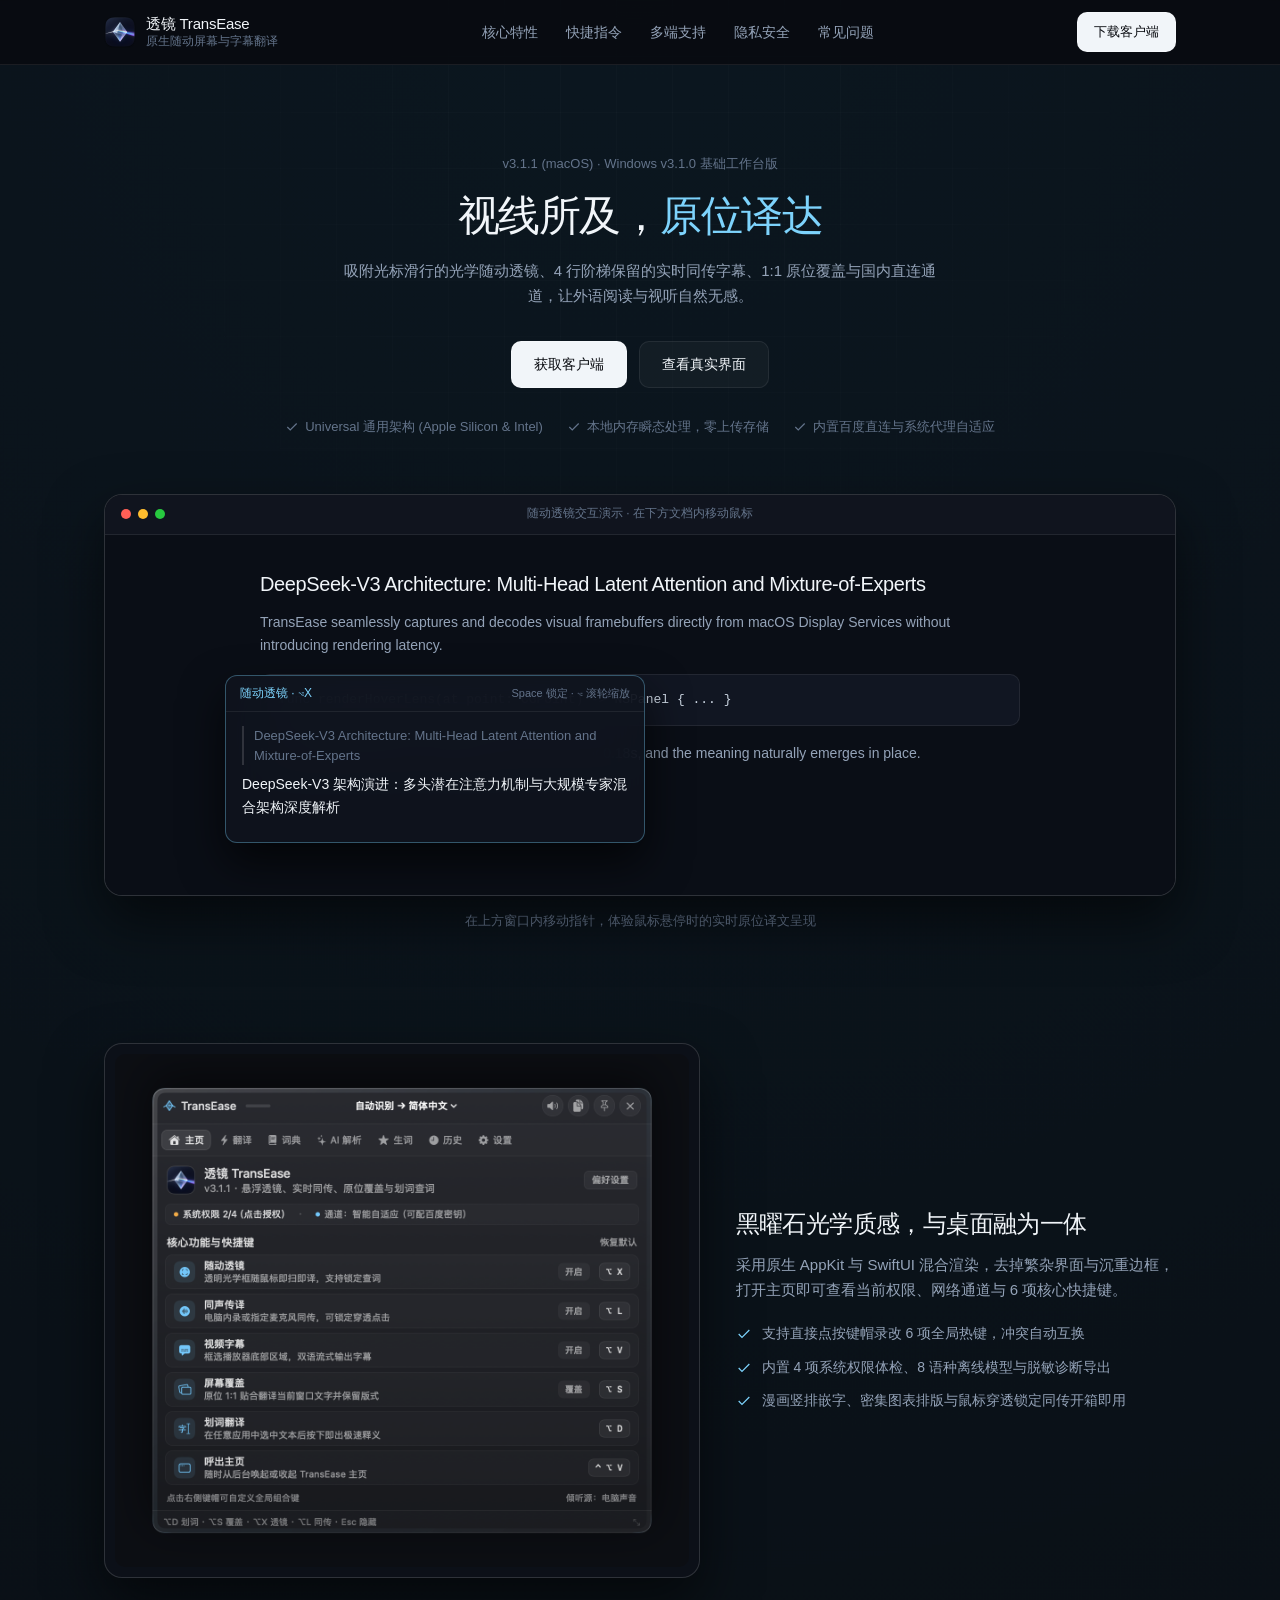
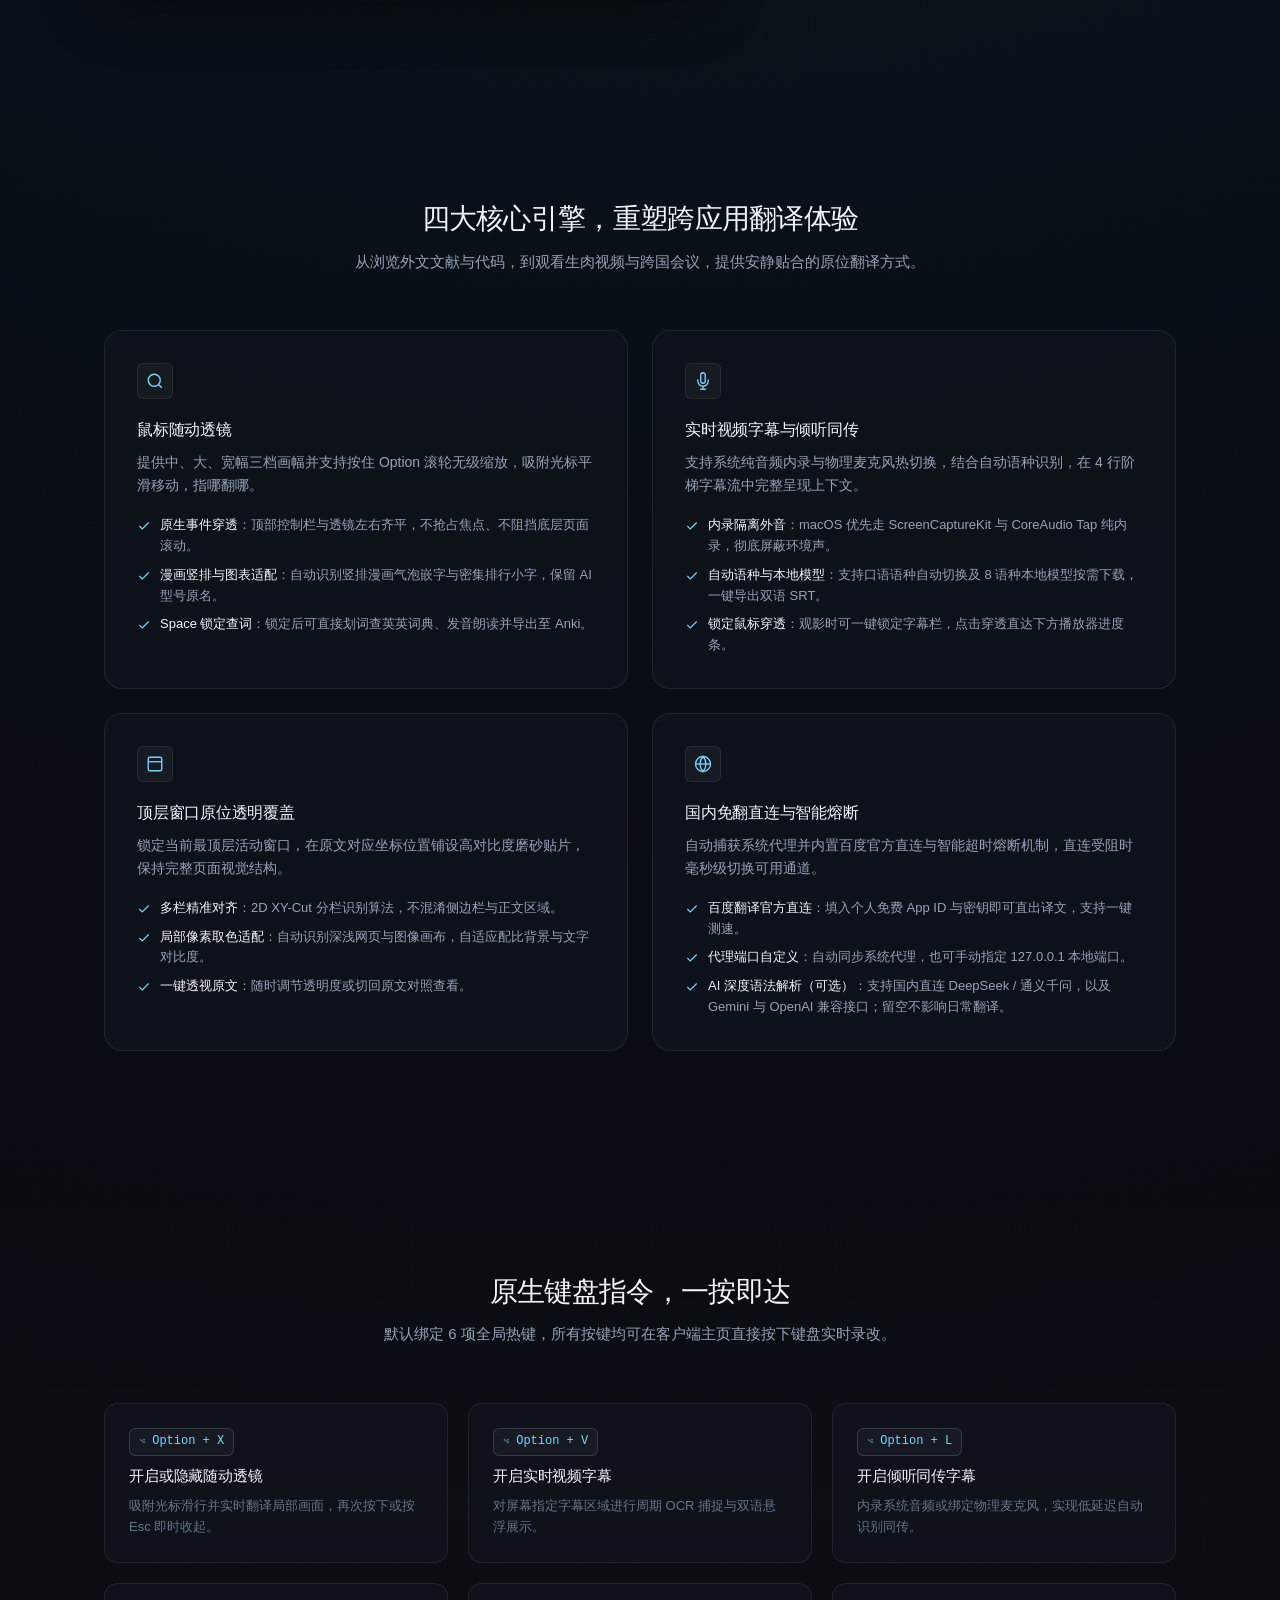
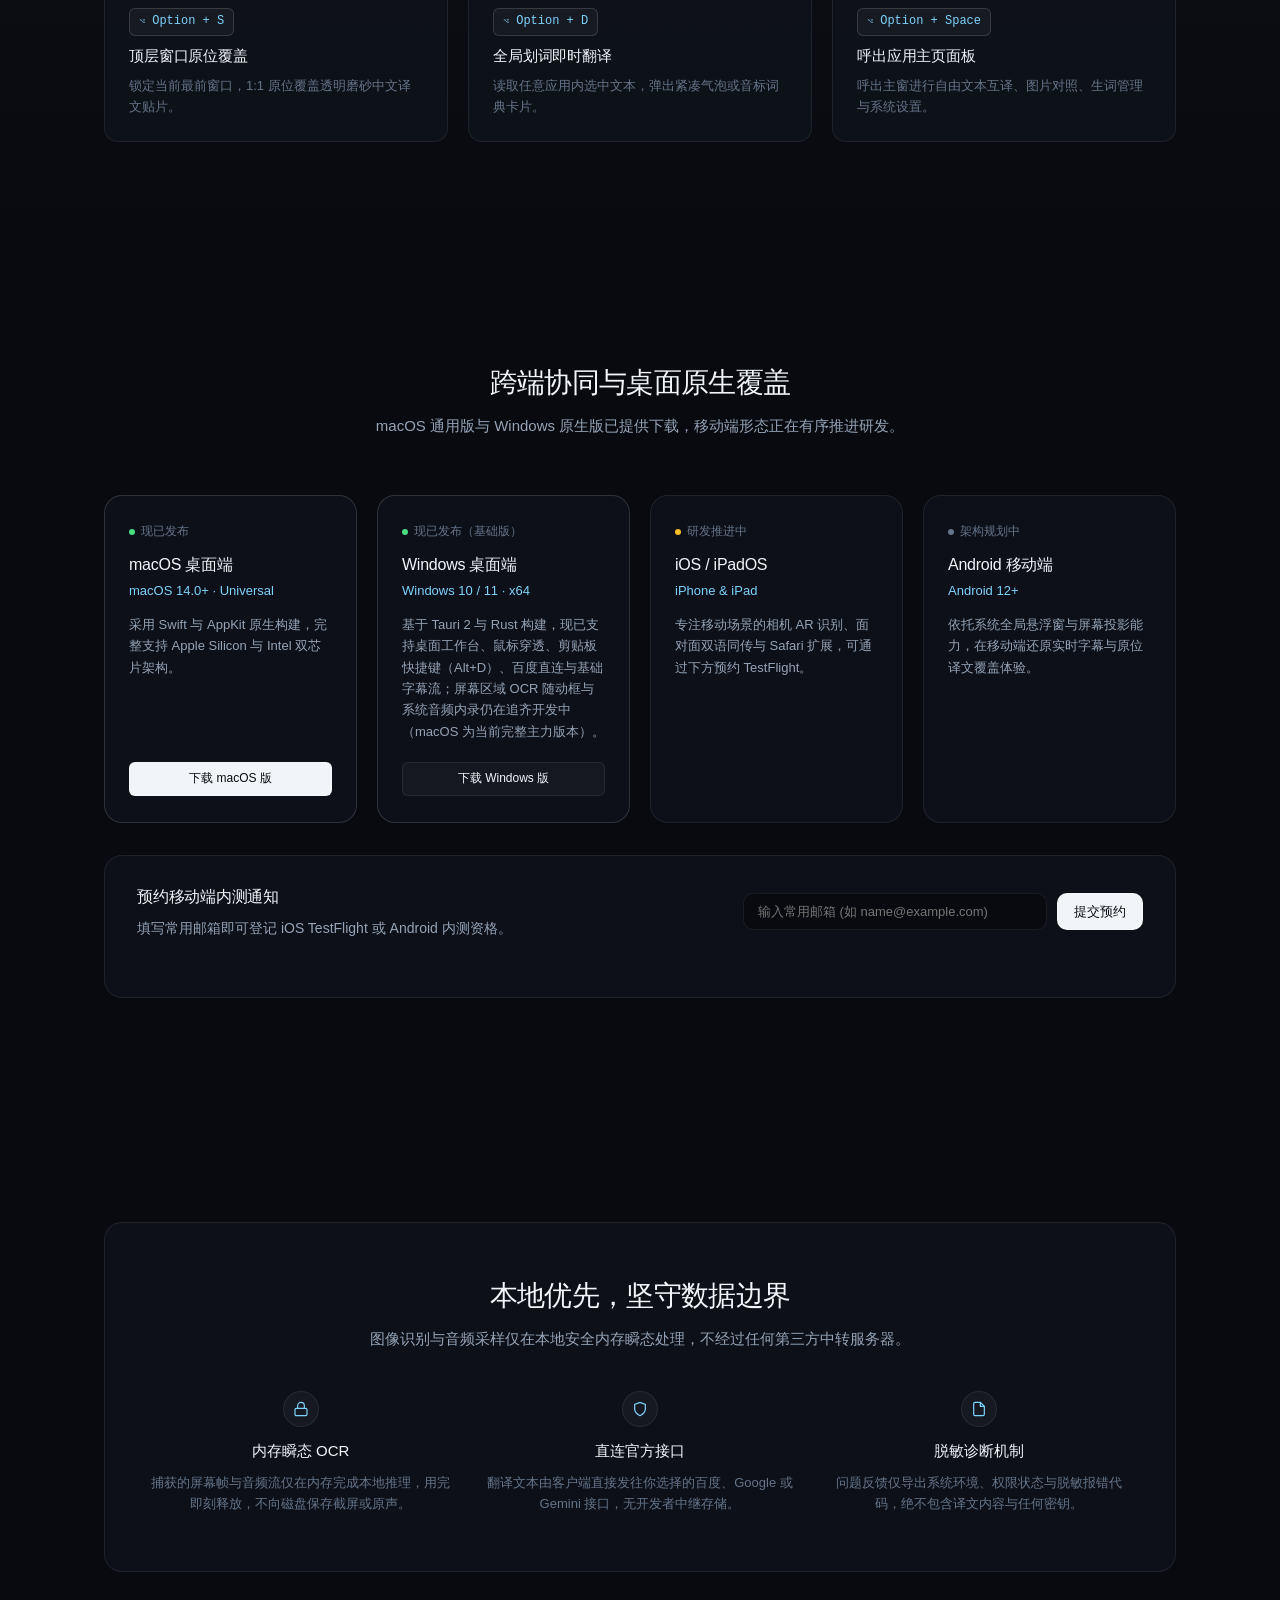
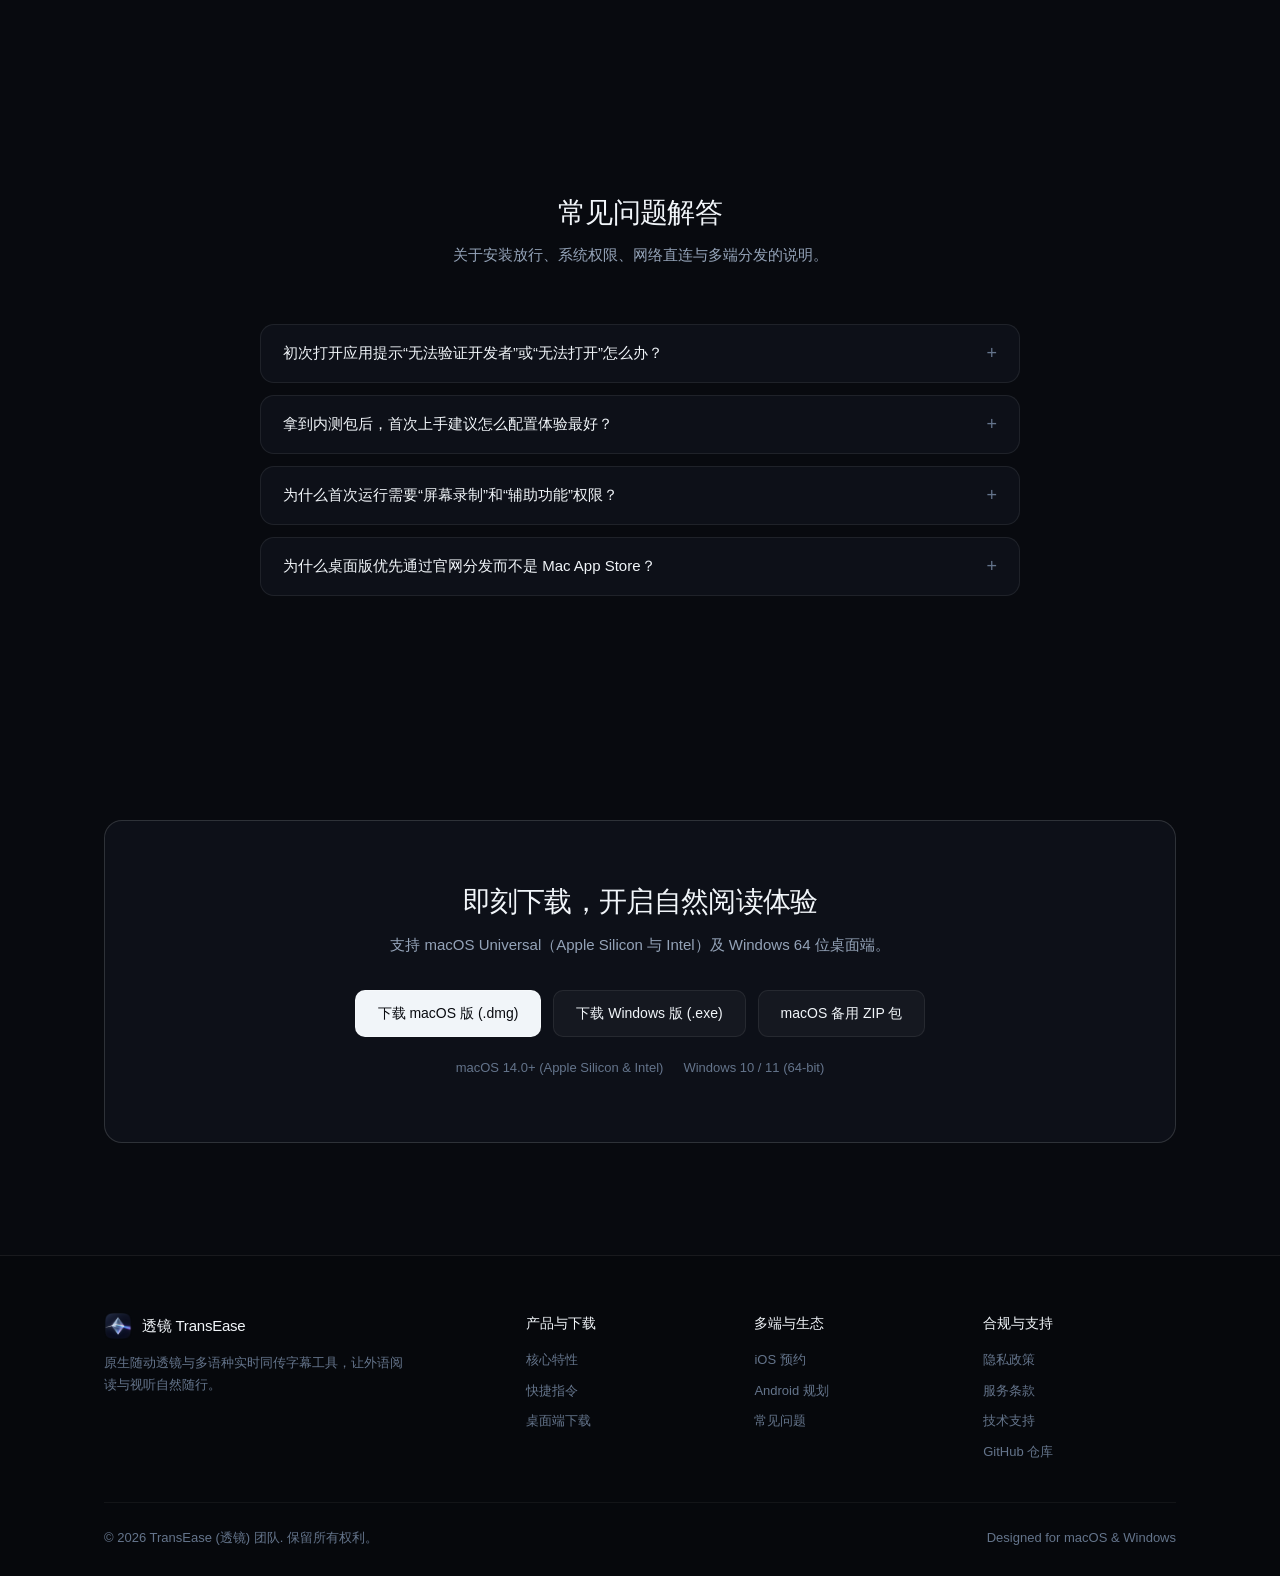
<file: index.html>
<!DOCTYPE html>
<html lang="zh-CN">
<head>
  <meta charset="UTF-8">
  <meta name="viewport" content="width=device-width, initial-scale=1.0, viewport-fit=cover">
  <title>透镜 TransEase - 专为 macOS 打造的原生随动透镜与实时字幕工具</title>
  <meta name="description" content="透镜（TransEase）是一款专为 macOS 与 Windows 打造的随动透镜与实时同传字幕工具。吸附光标随动滑行、4 行阶梯保留视频字幕、1:1 原位透明覆盖与国内免翻直连。">
  <meta name="keywords" content="透镜, TransEase, macOS翻译, 随动透镜, 实时字幕, 视频同传, 划词翻译, 屏幕OCR">

  <link rel="icon" type="image/png" sizes="256x256" href="assets/app-icon.png">
  <link rel="icon" type="image/svg+xml" href="assets/favicon.svg">
  <link rel="apple-touch-icon" href="assets/app-icon.png">

  <meta property="og:title" content="透镜 TransEase - 视线所及，原位译达">
  <meta property="og:description" content="原生随动透镜与实时音视频字幕工具，告别繁琐的复制粘贴。">
  <meta property="og:type" content="website">
  <meta property="og:image" content="assets/app-icon.png">

  <link rel="stylesheet" href="css/style.css">
</head>
<body>

  <div class="bg-grid-overlay" aria-hidden="true"></div>

  <!-- Site Header -->
  <header class="site-header">
    <div class="container nav-wrap">
      <a href="index.html" class="brand">
        <img src="assets/app-icon.png" alt="TransEase" class="brand-icon">
        <div class="brand-info">
          <span class="brand-title">透镜 TransEase</span>
          <span class="brand-sub">原生随动屏幕与字幕翻译</span>
        </div>
      </a>

      <ul class="nav-links" id="siteNav">
        <li><a href="#features" class="nav-link">核心特性</a></li>
        <li><a href="#shortcuts" class="nav-link">快捷指令</a></li>
        <li><a href="#ecosystem" class="nav-link">多端支持</a></li>
        <li><a href="#privacy" class="nav-link">隐私安全</a></li>
        <li><a href="#faq" class="nav-link">常见问题</a></li>
      </ul>

      <div class="nav-actions">
        <a href="#download" class="btn btn-primary">下载客户端</a>
      </div>

      <button class="nav-toggle" id="mobileNavToggle" aria-label="切换菜单" aria-expanded="false">
        <svg width="20" height="20" viewBox="0 0 24 24" fill="none" stroke="currentColor" stroke-width="1.8" stroke-linecap="round">
          <line x1="3" y1="12" x2="21" y2="12"></line>
          <line x1="3" y1="6" x2="21" y2="6"></line>
          <line x1="3" y1="18" x2="21" y2="18"></line>
        </svg>
      </button>
    </div>
  </header>

  <main>
    <!-- Hero Section -->
    <section class="hero">
      <div class="container">
        <p class="hero-eyebrow">v3.1.1 (macOS) · Windows v3.1.0 基础工作台版</p>

        <h1 class="hero-title">
          视线所及，<span class="hero-title-accent">原位译达</span>
        </h1>

        <p class="hero-desc">
          吸附光标滑行的光学随动透镜、4 行阶梯保留的实时同传字幕、1:1 原位覆盖与国内直连通道，让外语阅读与视听自然无感。
        </p>

        <div class="hero-cta">
          <a href="#download" class="btn btn-primary btn-lg">获取客户端</a>
          <a href="#real-preview" class="btn btn-secondary btn-lg">查看真实界面</a>
        </div>

        <div class="hero-meta">
          <div class="hero-meta-item">
            <svg width="14" height="14" viewBox="0 0 24 24" fill="none" stroke="currentColor" stroke-width="2"><polyline points="20 6 9 17 4 12"></polyline></svg>
            <span>Universal 通用架构 (Apple Silicon &amp; Intel)</span>
          </div>
          <div class="hero-meta-item">
            <svg width="14" height="14" viewBox="0 0 24 24" fill="none" stroke="currentColor" stroke-width="2"><polyline points="20 6 9 17 4 12"></polyline></svg>
            <span>本地内存瞬态处理，零上传存储</span>
          </div>
          <div class="hero-meta-item">
            <svg width="14" height="14" viewBox="0 0 24 24" fill="none" stroke="currentColor" stroke-width="2"><polyline points="20 6 9 17 4 12"></polyline></svg>
            <span>内置百度直连与系统代理自适应</span>
          </div>
        </div>

        <!-- Interactive Lens Sandbox -->
        <div class="showcase-grid">
          <div>
            <div class="demo-stage-wrapper">
              <div class="demo-stage" id="demoStage">
                <div class="window-header">
                  <div class="traffic-lights">
                    <span class="traffic-dot dot-red"></span>
                    <span class="traffic-dot dot-yellow"></span>
                    <span class="traffic-dot dot-green"></span>
                  </div>
                  <div class="window-title">随动透镜交互演示 · 在下方文档内移动鼠标</div>
                  <div style="width: 44px;"></div>
                </div>

                <div class="window-body">
                  <div class="sim-article">
                    <h2 class="sim-heading" id="simHeading">DeepSeek-V3 Architecture: Multi-Head Latent Attention and Mixture-of-Experts</h2>
                    <p class="sim-paragraph" id="simParagraph1">
                      TransEase seamlessly captures and decodes visual framebuffers directly from macOS Display Services without introducing rendering latency.
                    </p>
                    <div class="sim-code-block" id="simCodeBlock">
                      <span style="color: #93c5fd;">func</span> renderHoverLens(at point: CGPoint) -&gt; NSPanel { ... }
                    </div>
                    <p class="sim-paragraph" id="simParagraph2">
                      No copy-pasting required. Simply hover your cursor for 0.18s, and the meaning naturally emerges in place.
                    </p>
                  </div>

                  <div class="sim-lens" id="simLens">
                    <div class="sim-lens-header">
                      <span class="sim-lens-title">随动透镜 · ⌥X</span>
                      <span class="sim-lens-hint">Space 锁定 · ⌥ 滚轮缩放</span>
                    </div>
                    <div class="sim-lens-body">
                      <div class="sim-lens-original" id="lensOriginal">
                        DeepSeek-V3 Architecture: Multi-Head Latent Attention and Mixture-of-Experts
                      </div>
                      <div class="sim-lens-translated" id="lensTranslated">
                        DeepSeek-V3 架构演进：多头潜在注意力机制与大规模专家混合架构深度解析
                      </div>
                    </div>
                  </div>
                </div>
              </div>
            </div>
            <p class="demo-instruction">在上方窗口内移动指针，体验鼠标悬停时的实时原位译文呈现</p>
          </div>
        </div>
      </div>
    </section>

    <!-- Real App Interface Preview -->
    <section class="real-preview-section" id="real-preview">
      <div class="container">
        <div class="real-preview-grid">
          <div class="real-preview-frame">
            <img src="assets/app-home-preview.png" alt="透镜 TransEase macOS 原生主页真实界面截图" class="real-preview-img">
          </div>
          <div class="real-preview-copy">
            <h2 class="real-preview-title">黑曜石光学质感，与桌面融为一体</h2>
            <p class="real-preview-desc">
              采用原生 AppKit 与 SwiftUI 混合渲染，去掉繁杂界面与沉重边框，打开主页即可查看当前权限、网络通道与 6 项核心快捷键。
            </p>
            <ul class="real-preview-list">
              <li>
                <svg viewBox="0 0 24 24" fill="none" stroke="currentColor" stroke-width="1.8"><polyline points="20 6 9 17 4 12"></polyline></svg>
                <span>支持直接点按键帽录改 6 项全局热键，冲突自动互换</span>
              </li>
              <li>
                <svg viewBox="0 0 24 24" fill="none" stroke="currentColor" stroke-width="1.8"><polyline points="20 6 9 17 4 12"></polyline></svg>
                <span>内置 4 项系统权限体检、8 语种离线模型与脱敏诊断导出</span>
              </li>
              <li>
                <svg viewBox="0 0 24 24" fill="none" stroke="currentColor" stroke-width="1.8"><polyline points="20 6 9 17 4 12"></polyline></svg>
                <span>漫画竖排嵌字、密集图表排版与鼠标穿透锁定同传开箱即用</span>
              </li>
            </ul>
          </div>
        </div>
      </div>
    </section>

    <!-- Core Features Grid -->
    <section class="section" id="features">
      <div class="container">
        <div class="section-header">
          <h2 class="section-title">四大核心引擎，重塑跨应用翻译体验</h2>
          <p class="section-desc">
            从浏览外文文献与代码，到观看生肉视频与跨国会议，提供安静贴合的原位翻译方式。
          </p>
        </div>

        <div class="features-grid">
          <div class="feature-card">
            <div class="feature-icon-line">
              <svg width="18" height="18" viewBox="0 0 24 24" fill="none" stroke="currentColor" stroke-width="1.8"><circle cx="11" cy="11" r="8"></circle><line x1="21" y1="21" x2="16.65" y2="16.65"></line></svg>
            </div>
            <h3 class="feature-title">鼠标随动透镜</h3>
            <p class="feature-text">
              提供中、大、宽幅三档画幅并支持按住 Option 滚轮无级缩放，吸附光标平滑移动，指哪翻哪。
            </p>
            <ul class="feature-points">
              <li class="feature-point">
                <svg viewBox="0 0 24 24" fill="none" stroke="currentColor" stroke-width="2"><polyline points="20 6 9 17 4 12"></polyline></svg>
                <span><strong>原生事件穿透</strong>：顶部控制栏与透镜左右齐平，不抢占焦点、不阻挡底层页面滚动。</span>
              </li>
              <li class="feature-point">
                <svg viewBox="0 0 24 24" fill="none" stroke="currentColor" stroke-width="2"><polyline points="20 6 9 17 4 12"></polyline></svg>
                <span><strong>漫画竖排与图表适配</strong>：自动识别竖排漫画气泡嵌字与密集排行小字，保留 AI 型号原名。</span>
              </li>
              <li class="feature-point">
                <svg viewBox="0 0 24 24" fill="none" stroke="currentColor" stroke-width="2"><polyline points="20 6 9 17 4 12"></polyline></svg>
                <span><strong>Space 锁定查词</strong>：锁定后可直接划词查英英词典、发音朗读并导出至 Anki。</span>
              </li>
            </ul>
          </div>

          <div class="feature-card" id="video-subtitles">
            <div class="feature-icon-line">
              <svg width="18" height="18" viewBox="0 0 24 24" fill="none" stroke="currentColor" stroke-width="1.8"><path d="M12 1a3 3 0 0 0-3 3v8a3 3 0 0 0 6 0V4a3 3 0 0 0-3-3z"></path><path d="M19 10v2a7 7 0 0 1-14 0v-2"></path><line x1="12" y1="19" x2="12" y2="23"></line><line x1="8" y1="23" x2="16" y2="23"></line></svg>
            </div>
            <h3 class="feature-title">实时视频字幕与倾听同传</h3>
            <p class="feature-text">
              支持系统纯音频内录与物理麦克风热切换，结合自动语种识别，在 4 行阶梯字幕流中完整呈现上下文。
            </p>
            <ul class="feature-points">
              <li class="feature-point">
                <svg viewBox="0 0 24 24" fill="none" stroke="currentColor" stroke-width="2"><polyline points="20 6 9 17 4 12"></polyline></svg>
                <span><strong>内录隔离外音</strong>：macOS 优先走 ScreenCaptureKit 与 CoreAudio Tap 纯内录，彻底屏蔽环境声。</span>
              </li>
              <li class="feature-point">
                <svg viewBox="0 0 24 24" fill="none" stroke="currentColor" stroke-width="2"><polyline points="20 6 9 17 4 12"></polyline></svg>
                <span><strong>自动语种与本地模型</strong>：支持口语语种自动切换及 8 语种本地模型按需下载，一键导出双语 SRT。</span>
              </li>
              <li class="feature-point">
                <svg viewBox="0 0 24 24" fill="none" stroke="currentColor" stroke-width="2"><polyline points="20 6 9 17 4 12"></polyline></svg>
                <span><strong>锁定鼠标穿透</strong>：观影时可一键锁定字幕栏，点击穿透直达下方播放器进度条。</span>
              </li>
            </ul>
          </div>

          <div class="feature-card">
            <div class="feature-icon-line">
              <svg width="18" height="18" viewBox="0 0 24 24" fill="none" stroke="currentColor" stroke-width="1.8"><rect x="3" y="3" width="18" height="18" rx="2" ry="2"></rect><line x1="3" y1="9" x2="21" y2="9"></line></svg>
            </div>
            <h3 class="feature-title">顶层窗口原位透明覆盖</h3>
            <p class="feature-text">
              锁定当前最顶层活动窗口，在原文对应坐标位置铺设高对比度磨砂贴片，保持完整页面视觉结构。
            </p>
            <ul class="feature-points">
              <li class="feature-point">
                <svg viewBox="0 0 24 24" fill="none" stroke="currentColor" stroke-width="2"><polyline points="20 6 9 17 4 12"></polyline></svg>
                <span><strong>多栏精准对齐</strong>：2D XY-Cut 分栏识别算法，不混淆侧边栏与正文区域。</span>
              </li>
              <li class="feature-point">
                <svg viewBox="0 0 24 24" fill="none" stroke="currentColor" stroke-width="2"><polyline points="20 6 9 17 4 12"></polyline></svg>
                <span><strong>局部像素取色适配</strong>：自动识别深浅网页与图像画布，自适应配比背景与文字对比度。</span>
              </li>
              <li class="feature-point">
                <svg viewBox="0 0 24 24" fill="none" stroke="currentColor" stroke-width="2"><polyline points="20 6 9 17 4 12"></polyline></svg>
                <span><strong>一键透视原文</strong>：随时调节透明度或切回原文对照查看。</span>
              </li>
            </ul>
          </div>

          <div class="feature-card">
            <div class="feature-icon-line">
              <svg width="18" height="18" viewBox="0 0 24 24" fill="none" stroke="currentColor" stroke-width="1.8"><circle cx="12" cy="12" r="10"></circle><line x1="2" y1="12" x2="22" y2="12"></line><path d="M12 2a15.3 15.3 0 0 1 4 10 15.3 15.3 0 0 1-4 10 15.3 15.3 0 0 1-4-10 15.3 15.3 0 0 1 4-10z"></path></svg>
            </div>
            <h3 class="feature-title">国内免翻直连与智能熔断</h3>
            <p class="feature-text">
              自动捕获系统代理并内置百度官方直连与智能超时熔断机制，直连受阻时毫秒级切换可用通道。
            </p>
            <ul class="feature-points">
              <li class="feature-point">
                <svg viewBox="0 0 24 24" fill="none" stroke="currentColor" stroke-width="2"><polyline points="20 6 9 17 4 12"></polyline></svg>
                <span><strong>百度翻译官方直连</strong>：填入个人免费 App ID 与密钥即可直出译文，支持一键测速。</span>
              </li>
              <li class="feature-point">
                <svg viewBox="0 0 24 24" fill="none" stroke="currentColor" stroke-width="2"><polyline points="20 6 9 17 4 12"></polyline></svg>
                <span><strong>代理端口自定义</strong>：自动同步系统代理，也可手动指定 127.0.0.1 本地端口。</span>
              </li>
              <li class="feature-point">
                <svg viewBox="0 0 24 24" fill="none" stroke="currentColor" stroke-width="2"><polyline points="20 6 9 17 4 12"></polyline></svg>
                <span><strong>AI 深度语法解析（可选）</strong>：支持国内直连 DeepSeek / 通义千问，以及 Gemini 与 OpenAI 兼容接口；留空不影响日常翻译。</span>
              </li>
            </ul>
          </div>
        </div>
      </div>
    </section>

    <!-- Shortcut Command Bar -->
    <section class="section shortcuts-section" id="shortcuts">
      <div class="container">
        <div class="section-header">
          <h2 class="section-title">原生键盘指令，一按即达</h2>
          <p class="section-desc">
            默认绑定 6 项全局热键，所有按键均可在客户端主页直接按下键盘实时录改。
          </p>
        </div>

        <div class="shortcut-grid">
          <div class="shortcut-card">
            <div class="kbd-badge">⌥ Option + X</div>
            <div class="shortcut-name">开启或隐藏随动透镜</div>
            <div class="shortcut-desc">吸附光标滑行并实时翻译局部画面，再次按下或按 Esc 即时收起。</div>
          </div>

          <div class="shortcut-card">
            <div class="kbd-badge">⌥ Option + V</div>
            <div class="shortcut-name">开启实时视频字幕</div>
            <div class="shortcut-desc">对屏幕指定字幕区域进行周期 OCR 捕捉与双语悬浮展示。</div>
          </div>

          <div class="shortcut-card">
            <div class="kbd-badge">⌥ Option + L</div>
            <div class="shortcut-name">开启倾听同传字幕</div>
            <div class="shortcut-desc">内录系统音频或绑定物理麦克风，实现低延迟自动识别同传。</div>
          </div>

          <div class="shortcut-card">
            <div class="kbd-badge">⌥ Option + S</div>
            <div class="shortcut-name">顶层窗口原位覆盖</div>
            <div class="shortcut-desc">锁定当前最前窗口，1:1 原位覆盖透明磨砂中文译文贴片。</div>
          </div>

          <div class="shortcut-card">
            <div class="kbd-badge">⌥ Option + D</div>
            <div class="shortcut-name">全局划词即时翻译</div>
            <div class="shortcut-desc">读取任意应用内选中文本，弹出紧凑气泡或音标词典卡片。</div>
          </div>

          <div class="shortcut-card">
            <div class="kbd-badge">⌥ Option + Space</div>
            <div class="shortcut-name">呼出应用主页面板</div>
            <div class="shortcut-desc">呼出主窗进行自由文本互译、图片对照、生词管理与系统设置。</div>
          </div>
        </div>
      </div>
    </section>

    <!-- Multi-Platform Ecosystem Matrix -->
    <section class="section" id="ecosystem">
      <div class="container">
        <div class="section-header">
          <h2 class="section-title">跨端协同与桌面原生覆盖</h2>
          <p class="section-desc">
            macOS 通用版与 Windows 原生版已提供下载，移动端形态正在有序推进研发。
          </p>
        </div>

        <div class="matrix-grid">
          <div class="matrix-card active">
            <div class="matrix-status-line">
              <span class="status-dot ready"></span>
              <span>现已发布</span>
            </div>
            <h3 class="matrix-platform-title">macOS 桌面端</h3>
            <div class="matrix-platform-target">macOS 14.0+ · Universal</div>
            <p class="matrix-platform-desc">
              采用 Swift 与 AppKit 原生构建，完整支持 Apple Silicon 与 Intel 双芯片架构。
            </p>
            <a href="#download" class="btn btn-primary btn-sm">下载 macOS 版</a>
          </div>

          <div class="matrix-card active">
            <div class="matrix-status-line">
              <span class="status-dot ready"></span>
              <span>现已发布（基础版）</span>
            </div>
            <h3 class="matrix-platform-title">Windows 桌面端</h3>
            <div class="matrix-platform-target">Windows 10 / 11 · x64</div>
            <p class="matrix-platform-desc">
              基于 Tauri 2 与 Rust 构建，现已支持桌面工作台、鼠标穿透、剪贴板快捷键（Alt+D）、百度直连与基础字幕流；屏幕区域 OCR 随动框与系统音频内录仍在追齐开发中（macOS 为当前完整主力版本）。
            </p>
            <a href="javascript:void(0)" onclick="openWindowsDownloadModal()" class="btn btn-secondary btn-sm">下载 Windows 版</a>
          </div>

          <div class="matrix-card">
            <div class="matrix-status-line">
              <span class="status-dot wip"></span>
              <span>研发推进中</span>
            </div>
            <h3 class="matrix-platform-title">iOS / iPadOS</h3>
            <div class="matrix-platform-target">iPhone &amp; iPad</div>
            <p class="matrix-platform-desc">
              专注移动场景的相机 AR 识别、面对面双语同传与 Safari 扩展，可通过下方预约 TestFlight。
            </p>
          </div>

          <div class="matrix-card">
            <div class="matrix-status-line">
              <span class="status-dot"></span>
              <span>架构规划中</span>
            </div>
            <h3 class="matrix-platform-title">Android 移动端</h3>
            <div class="matrix-platform-target">Android 12+</div>
            <p class="matrix-platform-desc">
              依托系统全局悬浮窗与屏幕投影能力，在移动端还原实时字幕与原位译文覆盖体验。
            </p>
          </div>
        </div>

        <div class="reserve-box" id="reserve">
          <div class="reserve-info">
            <h3 class="reserve-title">预约移动端内测通知</h3>
            <p class="reserve-desc">
              填写常用邮箱即可登记 iOS TestFlight 或 Android 内测资格。
            </p>
          </div>
          <form class="reserve-form" id="reserveForm">
            <input type="email" class="input-email" placeholder="输入常用邮箱 (如 name@example.com)" required>
            <button type="submit" class="btn btn-primary">提交预约</button>
          </form>
          <div id="reserveStatus" style="width: 100%; font-size: 13px; margin-top: 2px;"></div>
        </div>
      </div>
    </section>

    <!-- Privacy & Security -->
    <section class="section" id="privacy">
      <div class="container">
        <div class="trust-banner">
          <div class="section-header" style="margin-bottom: 0;">
            <h2 class="section-title">本地优先，坚守数据边界</h2>
            <p class="section-desc">
              图像识别与音频采样仅在本地安全内存瞬态处理，不经过任何第三方中转服务器。
            </p>
          </div>

          <div class="trust-badge-group">
            <div class="trust-badge">
              <div class="trust-badge-icon">
                <svg width="16" height="16" viewBox="0 0 24 24" fill="none" stroke="currentColor" stroke-width="1.8"><rect x="3" y="11" width="18" height="11" rx="2" ry="2"></rect><path d="M7 11V7a5 5 0 0 1 10 0v4"></path></svg>
              </div>
              <h4 class="trust-badge-title">内存瞬态 OCR</h4>
              <p class="trust-badge-desc">
                捕获的屏幕帧与音频流仅在内存完成本地推理，用完即刻释放，不向磁盘保存截屏或原声。
              </p>
            </div>

            <div class="trust-badge">
              <div class="trust-badge-icon">
                <svg width="16" height="16" viewBox="0 0 24 24" fill="none" stroke="currentColor" stroke-width="1.8"><path d="M12 22s8-4 8-10V5l-8-3-8 3v7c0 6 8 10 8 10z"></path></svg>
              </div>
              <h4 class="trust-badge-title">直连官方接口</h4>
              <p class="trust-badge-desc">
                翻译文本由客户端直接发往你选择的百度、Google 或 Gemini 接口，无开发者中继存储。
              </p>
            </div>

            <div class="trust-badge">
              <div class="trust-badge-icon">
                <svg width="16" height="16" viewBox="0 0 24 24" fill="none" stroke="currentColor" stroke-width="1.8"><path d="M14 2H6a2 2 0 0 0-2 2v16a2 2 0 0 0 2 2h12a2 2 0 0 0 2-2V8z"></path><polyline points="14 2 14 8 20 8"></polyline></svg>
              </div>
              <h4 class="trust-badge-title">脱敏诊断机制</h4>
              <p class="trust-badge-desc">
                问题反馈仅导出系统环境、权限状态与脱敏报错代码，绝不包含译文内容与任何密钥。
              </p>
            </div>
          </div>
        </div>
      </div>
    </section>

    <!-- FAQ Accordion -->
    <section class="section" id="faq">
      <div class="container">
        <div class="section-header">
          <h2 class="section-title">常见问题解答</h2>
          <p class="section-desc">关于安装放行、系统权限、网络直连与多端分发的说明。</p>
        </div>

        <div class="faq-list">
          <div class="faq-item">
            <button class="faq-question">
              <span>初次打开应用提示“无法验证开发者”或“无法打开”怎么办？</span>
              <span class="faq-icon">+</span>
            </button>
            <div class="faq-answer">
              <div class="faq-answer-inner">
                当前内测包尚未接入付费 Apple 公证签名，下载后系统会常规触发 macOS Gatekeeper 拦截。放行方法（适配 macOS 14 / 15 Sequoia 及以上）：<br>
                1. 先点击弹窗中的「完成 / 好」，随后打开「<strong>系统设置 -> 隐私与安全性</strong>」，向下滚动至“安全性”栏点击 TransEase 旁的「<strong>仍要打开</strong>」并验证密码；<br>
                2. 或直接在终端运行 <code>xattr -cr /Applications/TransEase.app</code> 一键解除隔离拦截。
              </div>
            </div>
          </div>

          <div class="faq-item">
            <button class="faq-question">
              <span>拿到内测包后，首次上手建议怎么配置体验最好？</span>
              <span class="faq-icon">+</span>
            </button>
            <div class="faq-answer">
              <div class="faq-answer-inner">
                打开软件主页即可看到顶部的权限与通道状态条：<br>
                • <strong>权限授权</strong>：前往「偏好设置 -> 系统权限状态」按需开启「辅助功能（划词与透镜锁定）」和「屏幕与系统音频录制（透镜 OCR 与系统内录）」（macOS 14.2+ 即使未开录屏也可自动尝试 CoreAudio 纯音频内录）；<br>
                • <strong>国内直连建议</strong>：如果平时未开启系统代理，建议前往「设置 -> 翻译引擎与网络代理」免费申请并填入百度翻译 App ID 与密钥，可避免公共源额度限制与海外超时；<br>
                • <strong>关于 Gemini / AI 解析</strong>：随动透镜、划词、同传与字幕均不依赖任何大模型 API；主面板「AI 解析」为可选附加功能，国内用户无需 Gemini，可在设置里直接选用 DeepSeek、通义千问或任意 OpenAI 兼容接口；<br>
                • <strong>问题反馈</strong>：如遇异常，点击设置底部的「复制诊断」即可一键复制不含原文与密钥的脱敏环境报告发给开发者排查。
              </div>
            </div>
          </div>

          <div class="faq-item">
            <button class="faq-question">
              <span>为什么首次运行需要“屏幕录制”和“辅助功能”权限？</span>
              <span class="faq-icon">+</span>
            </button>
            <div class="faq-answer">
              <div class="faq-answer-inner">
                透镜需要「屏幕录制 (ScreenCaptureKit)」权限以便截取光标周边的画面并在本地内存完成 OCR 文字识别；需要「辅助功能 (Accessibility)」权限以便响应无感划词与全局按键拦截。所有画面识别均在本地执行，绝不上传截屏。
              </div>
            </div>
          </div>

          <div class="faq-item">
            <button class="faq-question">
              <span>为什么桌面版优先通过官网分发而不是 Mac App Store？</span>
              <span class="faq-icon">+</span>
            </button>
            <div class="faq-answer">
              <div class="faq-answer-inner">
                随动透镜、跨应用全局划词与顶层窗口透明覆盖依赖非沙盒级系统 API，Mac App Store 沙盒规范限制了此类全局窗口控制能力。官网分发能够提供完整无阉割的功能体验。
              </div>
            </div>
          </div>
        </div>
      </div>
    </section>

    <!-- Download Section -->
    <section class="section" id="download">
      <div class="container">
        <div class="download-card">
          <h2 class="download-title">即刻下载，开启自然阅读体验</h2>
          <p class="download-desc">
            支持 macOS Universal（Apple Silicon 与 Intel）及 Windows 64 位桌面端。
          </p>
          <div class="hero-cta" style="margin-bottom: 20px;">
            <a href="downloads/TransEase_macOS.dmg" download="TransEase_macOS.dmg" class="btn btn-primary btn-lg" id="btnDownload">
              下载 macOS 版 (.dmg)
            </a>
            <a href="javascript:void(0)" onclick="openWindowsDownloadModal()" class="btn btn-secondary btn-lg" id="btnDownloadWin">
              下载 Windows 版 (.exe)
            </a>
            <a href="downloads/TransEase_macOS.zip" download="TransEase_macOS.zip" class="btn btn-secondary btn-lg">
              macOS 备用 ZIP 包
            </a>
          </div>
          <div style="font-size: 13px; color: var(--text-muted); display: flex; justify-content: center; gap: 20px; flex-wrap: wrap;">
            <span>macOS 14.0+ (Apple Silicon &amp; Intel)</span>
            <span>Windows 10 / 11 (64-bit)</span>
          </div>
        </div>
      </div>
    </section>
  </main>

  <!-- Site Footer -->
  <footer class="site-footer">
    <div class="container">
      <div class="footer-top">
        <div>
          <div class="brand">
            <img src="assets/app-icon.png" alt="TransEase" class="brand-icon" style="width: 28px; height: 28px;">
            <span class="brand-title">透镜 TransEase</span>
          </div>
          <p class="footer-brand-desc">
            原生随动透镜与多语种实时同传字幕工具，让外语阅读与视听自然随行。
          </p>
        </div>

        <div>
          <h4 class="footer-col-title">产品与下载</h4>
          <ul class="footer-links">
            <li><a href="#features" class="footer-link">核心特性</a></li>
            <li><a href="#shortcuts" class="footer-link">快捷指令</a></li>
            <li><a href="#download" class="footer-link">桌面端下载</a></li>
          </ul>
        </div>

        <div>
          <h4 class="footer-col-title">多端与生态</h4>
          <ul class="footer-links">
            <li><a href="#ecosystem" class="footer-link">iOS 预约</a></li>
            <li><a href="#ecosystem" class="footer-link">Android 规划</a></li>
            <li><a href="#faq" class="footer-link">常见问题</a></li>
          </ul>
        </div>

        <div>
          <h4 class="footer-col-title">合规与支持</h4>
          <ul class="footer-links">
            <li><a href="privacy.html" class="footer-link">隐私政策</a></li>
            <li><a href="terms.html" class="footer-link">服务条款</a></li>
            <li><a href="mailto:support@transease.app" class="footer-link">技术支持</a></li>
            <li><a href="https://github.com/liuh33494-droid/TransEase-web" class="footer-link" target="_blank" rel="noopener">GitHub 仓库</a></li>
          </ul>
        </div>
      </div>

      <div class="footer-bottom">
        <div>© 2026 TransEase (透镜) 团队. 保留所有权利。</div>
        <div>Designed for macOS &amp; Windows</div>
      </div>
    </div>
  </footer>

  <!-- Windows Download Modal -->
  <div id="winDownloadModal" class="modal-backdrop" style="display: none; position: fixed; inset: 0; background: rgba(0, 0, 0, 0.75); backdrop-filter: blur(8px); z-index: 9999; align-items: center; justify-content: center; padding: 20px;">
    <div style="background: #10141e; border: 1px solid rgba(255, 255, 255, 0.14); border-radius: 16px; max-width: 500px; width: 100%; padding: 28px; box-shadow: 0 25px 50px -12px rgba(0, 0, 0, 0.7); position: relative;">
      <button onclick="closeWindowsDownloadModal()" style="position: absolute; top: 16px; right: 16px; background: none; border: none; color: #94a3b8; font-size: 22px; cursor: pointer;" aria-label="关闭">&times;</button>
      <div style="margin-bottom: 14px;">
        <h3 style="margin: 0 0 4px 0; font-size: 16px; font-weight: 500; color: #f1f5f9;">TransEase Windows 原生版（基础工作台）</h3>
        <span style="font-size: 13px; color: #7dd3fc;">v3.1.0-win · Windows 10/11 64 位</span>
      </div>
      <p style="color: #94a3b8; font-size: 13.5px; line-height: 1.6; margin-bottom: 16px;">
        现已提供鼠标穿透翻译工作台、全局快捷键剪贴板翻译（Alt+D）、百度/Google/MyMemory 多通道与基础字幕流；屏幕区域 OCR 随动框、系统声音内录同传及 AI 深度解析目前仅支持 macOS 端，Windows 端将在后续迭代中逐步对齐。
      </p>

      <div style="display: flex; flex-direction: column; gap: 10px; margin-bottom: 18px;">
        <a href="downloads/TransEase_Windows_Setup.exe" download="TransEase_Windows_Setup.exe" class="btn btn-primary" style="justify-content: space-between; padding: 10px 16px;">
          <span>官网直链安装版 (推荐)</span>
          <span style="font-size: 12px; opacity: 0.75;">Setup.exe · 2.5MB</span>
        </a>
        <a href="downloads/TransEase_Windows_Portable.exe" download="TransEase_Windows_Portable.exe" class="btn btn-secondary" style="justify-content: space-between; padding: 10px 16px;">
          <span>官网直链便携版 (免安装)</span>
          <span style="font-size: 12px; opacity: 0.75;">Portable.exe · 11MB</span>
        </a>
        <a href="https://mirror.ghproxy.com/https://github.com/liuh33494-droid/TransEase-windows/releases/download/v3.1.0-win/TransEase_Windows_Setup.exe" target="_blank" rel="noopener" class="btn btn-secondary" style="justify-content: space-between; padding: 10px 16px;">
          <span>国内镜像加速通道 (备用)</span>
          <span style="font-size: 12px; opacity: 0.75;">Setup.exe</span>
        </a>
        <a href="https://github.com/liuh33494-droid/TransEase-windows/releases/download/v3.1.0-win/TransEase_Windows_Setup.exe" target="_blank" rel="noopener" class="btn btn-secondary" style="justify-content: space-between; padding: 10px 16px;">
          <span>GitHub Releases 官方源</span>
          <span style="font-size: 12px; opacity: 0.75;">v3.1.0-win</span>
        </a>
      </div>

      <div style="font-size: 12px; color: #64748b; line-height: 1.55; border-top: 1px solid rgba(255, 255, 255, 0.08); padding-top: 12px;">
        国内网络建议优先选择上方「官网直链」。若 SmartScreen 提示未知发布者，点“更多信息 -> 仍要运行”即可。
      </div>
    </div>
  </div>

  <script src="js/main.js"></script>
</body>
</html>
</file>
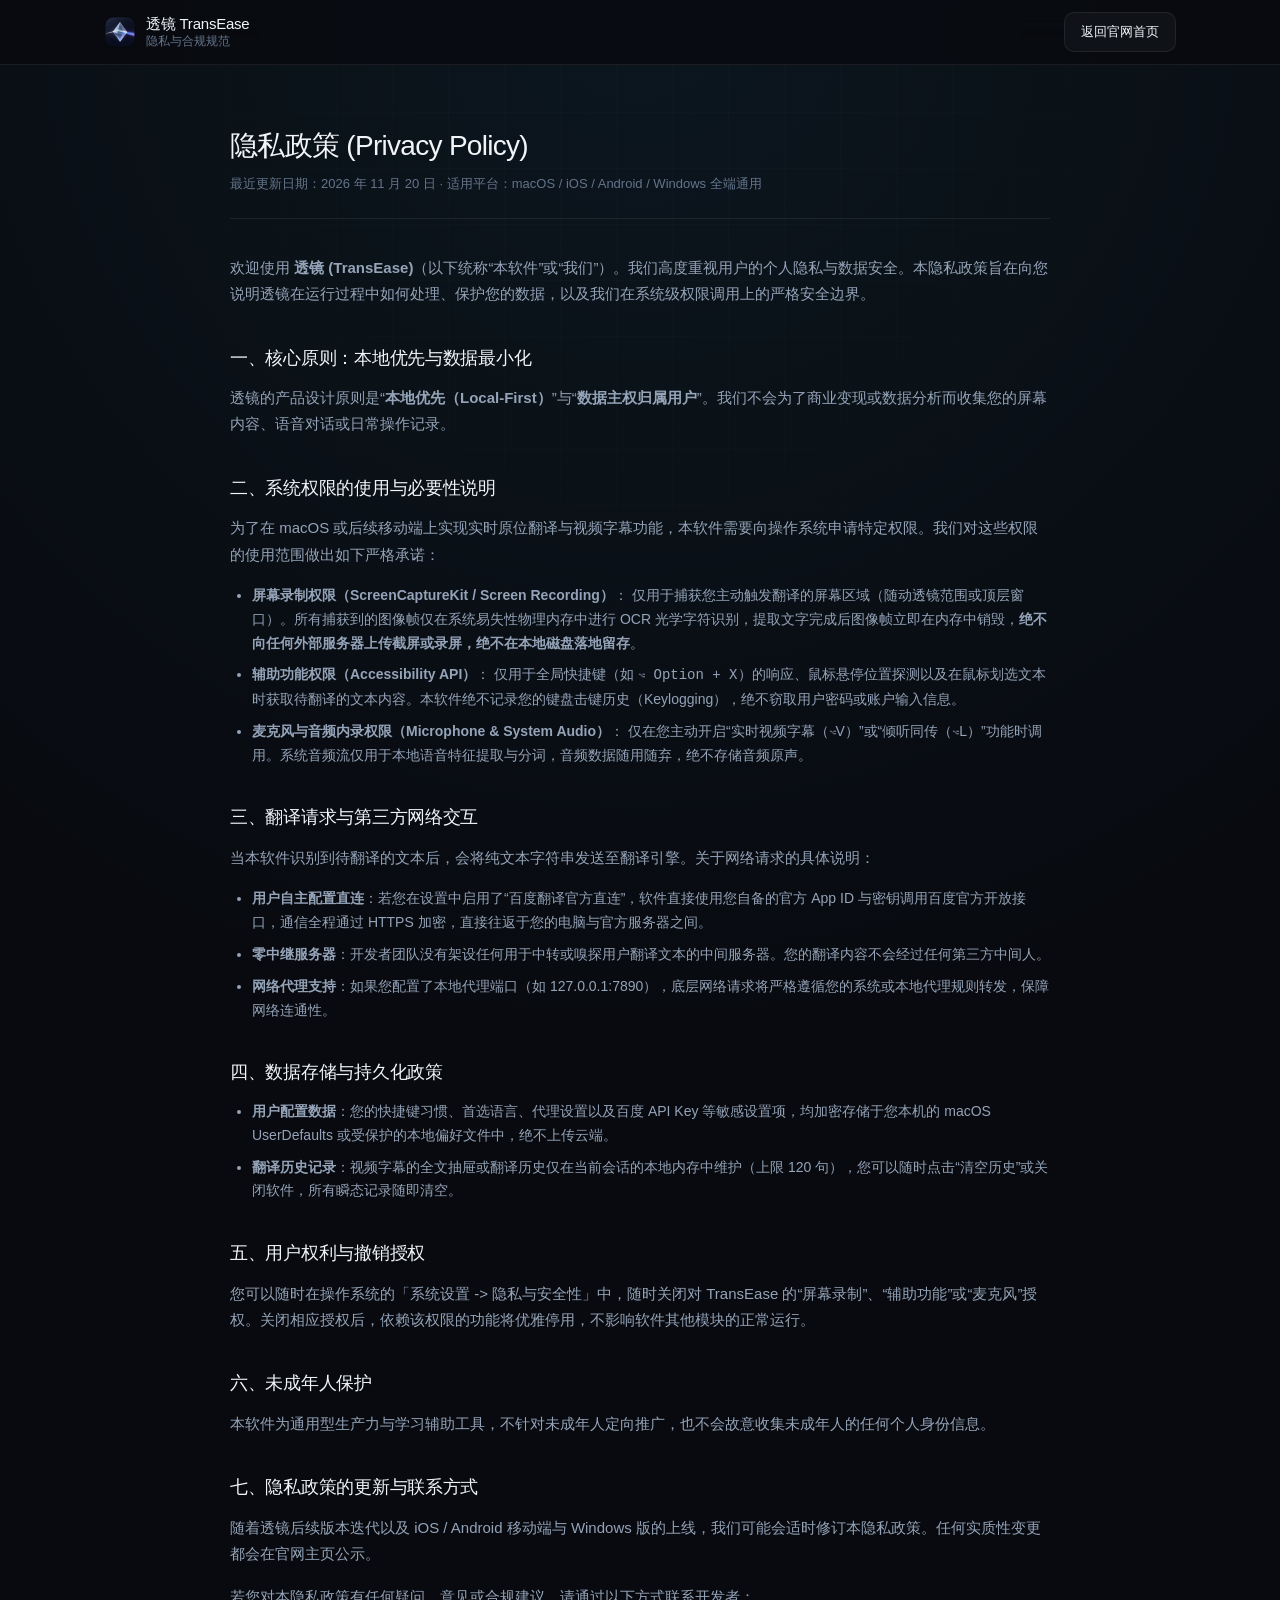
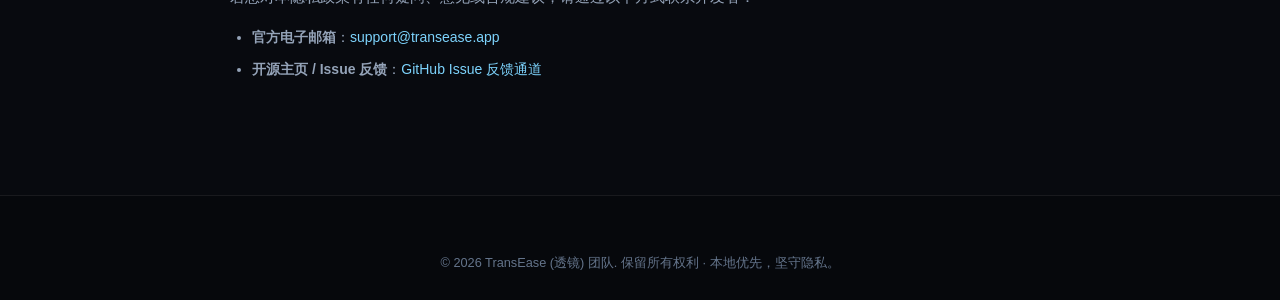
<file: privacy.html>
<!DOCTYPE html>
<html lang="zh-CN">
<head>
  <meta charset="UTF-8">
  <meta name="viewport" content="width=device-width, initial-scale=1.0, viewport-fit=cover">
  <title>隐私政策 (Privacy Policy) - 透镜 TransEase</title>
  <meta name="description" content="透镜（TransEase）隐私政策。详细说明应用在屏幕捕获、音频识别与翻译服务交互中的数据处理与安全保障原则。">
  <link rel="icon" type="image/svg+xml" href="assets/favicon.svg">
  <link rel="apple-touch-icon" href="assets/app-icon.png">
  <link rel="stylesheet" href="css/style.css">
</head>
<body>

  <!-- Ambient Grid Background -->
  <div class="bg-grid-overlay" aria-hidden="true"></div>

  <!-- Header -->
  <header class="site-header">
    <div class="container nav-wrap">
      <a href="index.html" class="brand">
        <img src="assets/app-icon.png" alt="TransEase Logo" class="brand-icon">
        <div class="brand-info">
          <div class="brand-title">
            <span>透镜 TransEase</span>
          </div>
          <span class="brand-sub">隐私与合规规范</span>
        </div>
      </a>
      <div class="nav-actions">
        <a href="index.html" class="btn btn-secondary">返回官网首页</a>
      </div>
    </div>
  </header>

  <!-- Main Content -->
  <main class="container">
    <div class="legal-page">
      <header class="legal-header">
        <h1 class="legal-title">隐私政策 (Privacy Policy)</h1>
        <div class="legal-meta">
          <span>最近更新日期：2026 年 11 月 20 日</span> · <span>适用平台：macOS / iOS / Android / Windows 全端通用</span>
        </div>
      </header>

      <article class="legal-content">
        <p>
          欢迎使用 <strong>透镜 (TransEase)</strong>（以下统称“本软件”或“我们”）。我们高度重视用户的个人隐私与数据安全。本隐私政策旨在向您说明透镜在运行过程中如何处理、保护您的数据，以及我们在系统级权限调用上的严格安全边界。
        </p>

        <h2>一、核心原则：本地优先与数据最小化</h2>
        <p>
          透镜的产品设计原则是“<strong>本地优先（Local-First）</strong>”与“<strong>数据主权归属用户</strong>”。我们不会为了商业变现或数据分析而收集您的屏幕内容、语音对话或日常操作记录。
        </p>

        <h2>二、系统权限的使用与必要性说明</h2>
        <p>为了在 macOS 或后续移动端上实现实时原位翻译与视频字幕功能，本软件需要向操作系统申请特定权限。我们对这些权限的使用范围做出如下严格承诺：</p>
        <ul>
          <li>
            <strong>屏幕录制权限（ScreenCaptureKit / Screen Recording）</strong>：
            仅用于捕获您主动触发翻译的屏幕区域（随动透镜范围或顶层窗口）。所有捕获到的图像帧仅在系统易失性物理内存中进行 OCR 光学字符识别，提取文字完成后图像帧立即在内存中销毁，<strong>绝不向任何外部服务器上传截屏或录屏，绝不在本地磁盘落地留存</strong>。
          </li>
          <li>
            <strong>辅助功能权限（Accessibility API）</strong>：
            仅用于全局快捷键（如 <code>⌥ Option + X</code>）的响应、鼠标悬停位置探测以及在鼠标划选文本时获取待翻译的文本内容。本软件绝不记录您的键盘击键历史（Keylogging），绝不窃取用户密码或账户输入信息。
          </li>
          <li>
            <strong>麦克风与音频内录权限（Microphone & System Audio）</strong>：
            仅在您主动开启“实时视频字幕（⌥V）”或“倾听同传（⌥L）”功能时调用。系统音频流仅用于本地语音特征提取与分词，音频数据随用随弃，绝不存储音频原声。
          </li>
        </ul>

        <h2>三、翻译请求与第三方网络交互</h2>
        <p>当本软件识别到待翻译的文本后，会将纯文本字符串发送至翻译引擎。关于网络请求的具体说明：</p>
        <ul>
          <li>
            <strong>用户自主配置直连</strong>：若您在设置中启用了“百度翻译官方直连”，软件直接使用您自备的官方 App ID 与密钥调用百度官方开放接口，通信全程通过 HTTPS 加密，直接往返于您的电脑与官方服务器之间。
          </li>
          <li>
            <strong>零中继服务器</strong>：开发者团队没有架设任何用于中转或嗅探用户翻译文本的中间服务器。您的翻译内容不会经过任何第三方中间人。
          </li>
          <li>
            <strong>网络代理支持</strong>：如果您配置了本地代理端口（如 127.0.0.1:7890），底层网络请求将严格遵循您的系统或本地代理规则转发，保障网络连通性。
          </li>
        </ul>

        <h2>四、数据存储与持久化政策</h2>
        <ul>
          <li>
            <strong>用户配置数据</strong>：您的快捷键习惯、首选语言、代理设置以及百度 API Key 等敏感设置项，均加密存储于您本机的 macOS UserDefaults 或受保护的本地偏好文件中，绝不上传云端。
          </li>
          <li>
            <strong>翻译历史记录</strong>：视频字幕的全文抽屉或翻译历史仅在当前会话的本地内存中维护（上限 120 句），您可以随时点击“清空历史”或关闭软件，所有瞬态记录随即清空。
          </li>
        </ul>

        <h2>五、用户权利与撤销授权</h2>
        <p>
          您可以随时在操作系统的「系统设置 -> 隐私与安全性」中，随时关闭对 TransEase 的“屏幕录制”、“辅助功能”或“麦克风”授权。关闭相应授权后，依赖该权限的功能将优雅停用，不影响软件其他模块的正常运行。
        </p>

        <h2>六、未成年人保护</h2>
        <p>
          本软件为通用型生产力与学习辅助工具，不针对未成年人定向推广，也不会故意收集未成年人的任何个人身份信息。
        </p>

        <h2>七、隐私政策的更新与联系方式</h2>
        <p>
          随着透镜后续版本迭代以及 iOS / Android 移动端与 Windows 版的上线，我们可能会适时修订本隐私政策。任何实质性变更都会在官网主页公示。
        </p>
        <p>
          若您对本隐私政策有任何疑问、意见或合规建议，请通过以下方式联系开发者：
        </p>
        <ul>
          <li><strong>官方电子邮箱</strong>：<a href="mailto:support@transease.app" style="color: var(--accent-cyan);">support@transease.app</a></li>
          <li><strong>开源主页 / Issue 反馈</strong>：<a href="https://github.com/liuh33494-droid/TransEase-web/issues" target="_blank" rel="noopener" style="color: var(--accent-cyan);">GitHub Issue 反馈通道</a></li>
        </ul>
      </article>
    </div>
  </main>

  <!-- Footer -->
  <footer class="site-footer">
    <div class="container" style="text-align: center;">
      <div style="font-size: 0.85rem; color: var(--text-muted);">
        © 2026 TransEase (透镜) 团队. 保留所有权利 · 本地优先，坚守隐私。
      </div>
    </div>
  </footer>

</body>
</html>
</file>
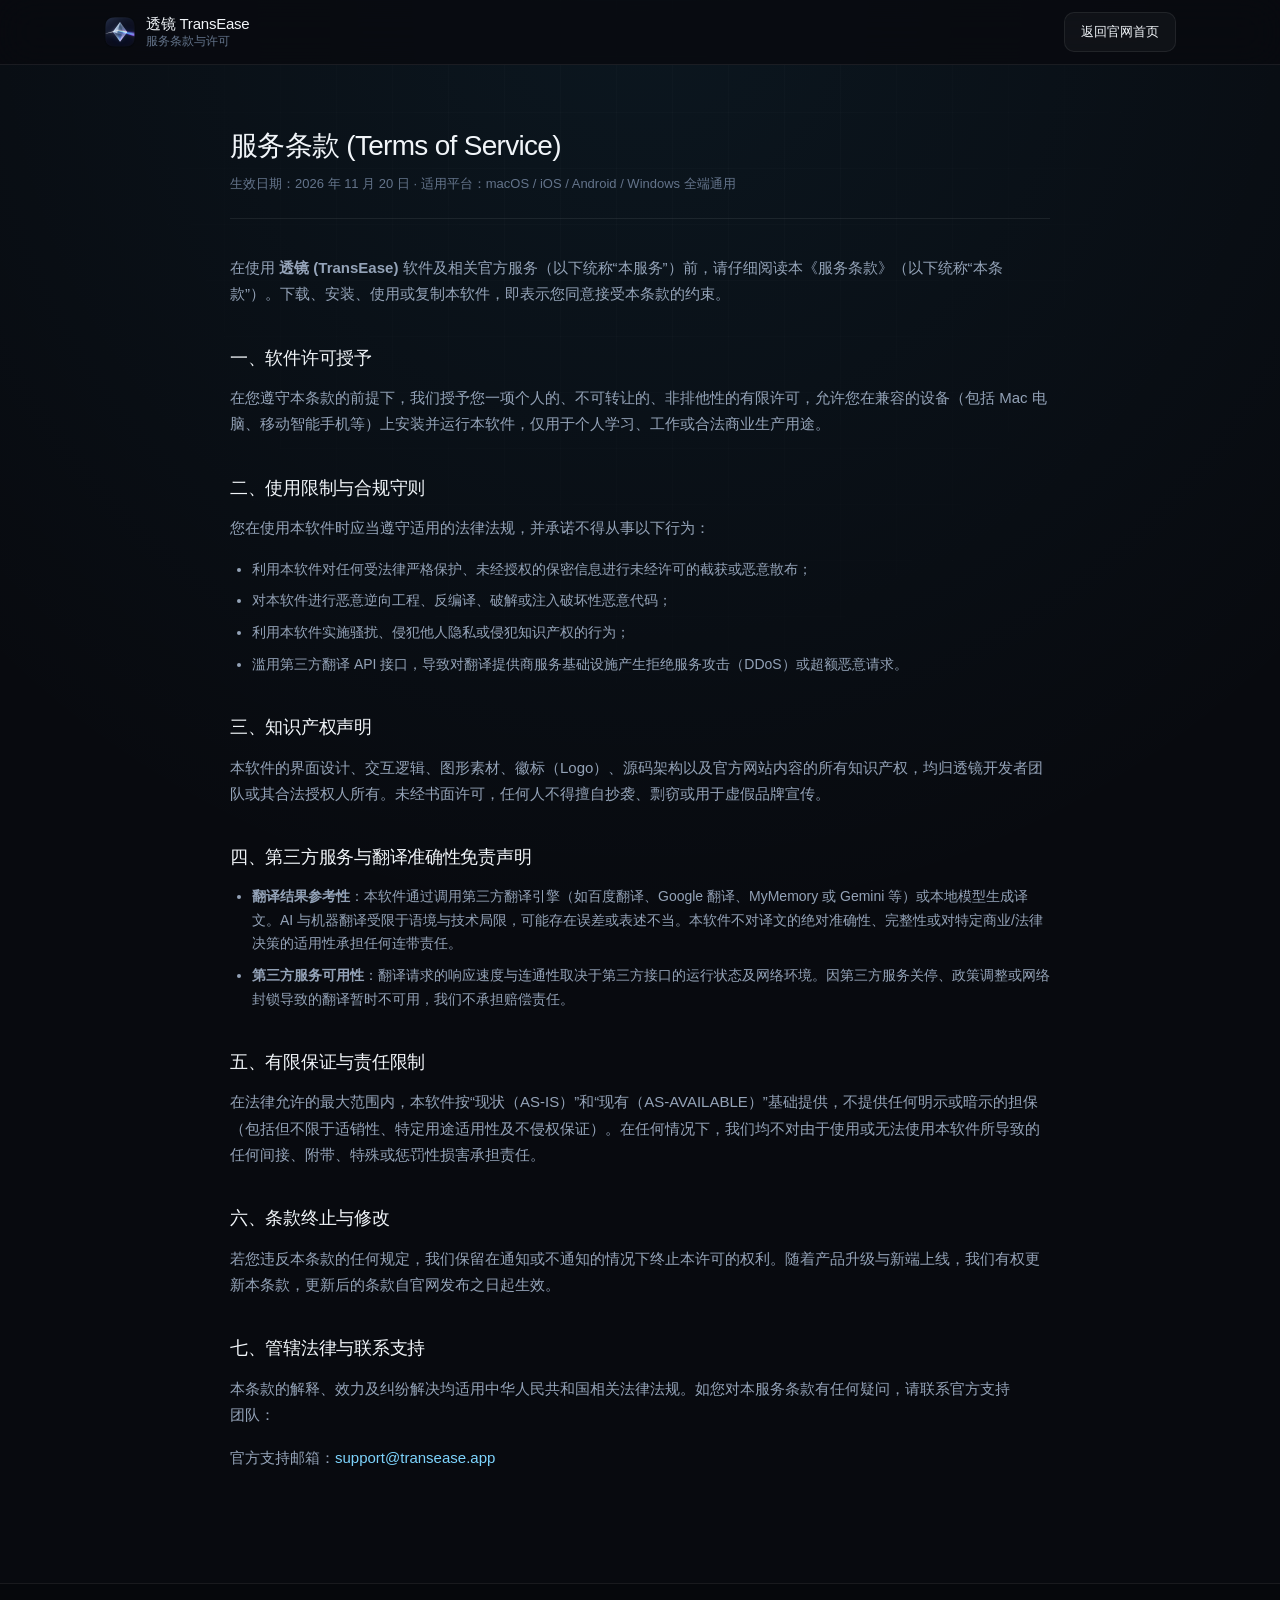
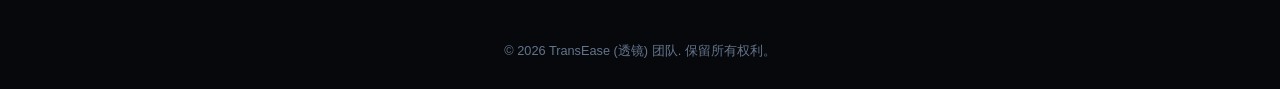
<file: terms.html>
<!DOCTYPE html>
<html lang="zh-CN">
<head>
  <meta charset="UTF-8">
  <meta name="viewport" content="width=device-width, initial-scale=1.0, viewport-fit=cover">
  <title>服务条款 (Terms of Service) - 透镜 TransEase</title>
  <meta name="description" content="透镜（TransEase）服务条款与最终用户许可协议。">
  <link rel="icon" type="image/svg+xml" href="assets/favicon.svg">
  <link rel="apple-touch-icon" href="assets/app-icon.png">
  <link rel="stylesheet" href="css/style.css">
</head>
<body>

  <!-- Ambient Grid Background -->
  <div class="bg-grid-overlay" aria-hidden="true"></div>

  <!-- Header -->
  <header class="site-header">
    <div class="container nav-wrap">
      <a href="index.html" class="brand">
        <img src="assets/app-icon.png" alt="TransEase Logo" class="brand-icon">
        <div class="brand-info">
          <div class="brand-title">
            <span>透镜 TransEase</span>
          </div>
          <span class="brand-sub">服务条款与许可</span>
        </div>
      </a>
      <div class="nav-actions">
        <a href="index.html" class="btn btn-secondary">返回官网首页</a>
      </div>
    </div>
  </header>

  <!-- Main Content -->
  <main class="container">
    <div class="legal-page">
      <header class="legal-header">
        <h1 class="legal-title">服务条款 (Terms of Service)</h1>
        <div class="legal-meta">
          <span>生效日期：2026 年 11 月 20 日</span> · <span>适用平台：macOS / iOS / Android / Windows 全端通用</span>
        </div>
      </header>

      <article class="legal-content">
        <p>
          在使用 <strong>透镜 (TransEase)</strong> 软件及相关官方服务（以下统称“本服务”）前，请仔细阅读本《服务条款》（以下统称“本条款”）。下载、安装、使用或复制本软件，即表示您同意接受本条款的约束。
        </p>

        <h2>一、软件许可授予</h2>
        <p>
          在您遵守本条款的前提下，我们授予您一项个人的、不可转让的、非排他性的有限许可，允许您在兼容的设备（包括 Mac 电脑、移动智能手机等）上安装并运行本软件，仅用于个人学习、工作或合法商业生产用途。
        </p>

        <h2>二、使用限制与合规守则</h2>
        <p>您在使用本软件时应当遵守适用的法律法规，并承诺不得从事以下行为：</p>
        <ul>
          <li>利用本软件对任何受法律严格保护、未经授权的保密信息进行未经许可的截获或恶意散布；</li>
          <li>对本软件进行恶意逆向工程、反编译、破解或注入破坏性恶意代码；</li>
          <li>利用本软件实施骚扰、侵犯他人隐私或侵犯知识产权的行为；</li>
          <li>滥用第三方翻译 API 接口，导致对翻译提供商服务基础设施产生拒绝服务攻击（DDoS）或超额恶意请求。</li>
        </ul>

        <h2>三、知识产权声明</h2>
        <p>
          本软件的界面设计、交互逻辑、图形素材、徽标（Logo）、源码架构以及官方网站内容的所有知识产权，均归透镜开发者团队或其合法授权人所有。未经书面许可，任何人不得擅自抄袭、剽窃或用于虚假品牌宣传。
        </p>

        <h2>四、第三方服务与翻译准确性免责声明</h2>
        <ul>
          <li>
            <strong>翻译结果参考性</strong>：本软件通过调用第三方翻译引擎（如百度翻译、Google 翻译、MyMemory 或 Gemini 等）或本地模型生成译文。AI 与机器翻译受限于语境与技术局限，可能存在误差或表述不当。本软件不对译文的绝对准确性、完整性或对特定商业/法律决策的适用性承担任何连带责任。
          </li>
          <li>
            <strong>第三方服务可用性</strong>：翻译请求的响应速度与连通性取决于第三方接口的运行状态及网络环境。因第三方服务关停、政策调整或网络封锁导致的翻译暂时不可用，我们不承担赔偿责任。
          </li>
        </ul>

        <h2>五、有限保证与责任限制</h2>
        <p>
          在法律允许的最大范围内，本软件按“现状（AS-IS）”和“现有（AS-AVAILABLE）”基础提供，不提供任何明示或暗示的担保（包括但不限于适销性、特定用途适用性及不侵权保证）。在任何情况下，我们均不对由于使用或无法使用本软件所导致的任何间接、附带、特殊或惩罚性损害承担责任。
        </p>

        <h2>六、条款终止与修改</h2>
        <p>
          若您违反本条款的任何规定，我们保留在通知或不通知的情况下终止本许可的权利。随着产品升级与新端上线，我们有权更新本条款，更新后的条款自官网发布之日起生效。
        </p>

        <h2>七、管辖法律与联系支持</h2>
        <p>
          本条款的解释、效力及纠纷解决均适用中华人民共和国相关法律法规。如您对本服务条款有任何疑问，请联系官方支持团队：
        </p>
        <p>
          官方支持邮箱：<a href="mailto:support@transease.app" style="color: var(--accent-cyan);">support@transease.app</a>
        </p>
      </article>
    </div>
  </main>

  <!-- Footer -->
  <footer class="site-footer">
    <div class="container" style="text-align: center;">
      <div style="font-size: 0.85rem; color: var(--text-muted);">
        © 2026 TransEase (透镜) 团队. 保留所有权利。
      </div>
    </div>
  </footer>

</body>
</html>
</file>
<file: css/style.css>
/* ===================================================================
   TransEase (透镜) 官方网站样式表
   设计基准：小而统一字号、正体 400/500 字重、克制留白与单一无衬线家族
   =================================================================== */

:root {
  --bg-primary: #080a0f;
  --bg-secondary: #0d1017;
  --bg-card: rgba(16, 20, 29, 0.72);
  --bg-card-hover: rgba(22, 27, 38, 0.88);
  --bg-glass: rgba(255, 255, 255, 0.035);
  --border-subtle: rgba(255, 255, 255, 0.075);
  --border-highlight: rgba(255, 255, 255, 0.14);

  --text-primary: #f1f5f9;
  --text-secondary: #94a3b8;
  --text-muted: #64748b;
  --text-accent: #7dd3fc;

  --accent-cyan: #7dd3fc;
  --accent-emerald: #4ade80;

  --font-sans: -apple-system, BlinkMacSystemFont, "SF Pro Text", "PingFang SC", "Hiragino Sans GB", "Microsoft YaHei", sans-serif;
  --font-mono: "SF Mono", Menlo, Monaco, Consolas, monospace;

  --radius-sm: 6px;
  --radius-md: 10px;
  --radius-lg: 14px;
  --radius-xl: 18px;

  --shadow-sm: 0 2px 8px rgba(0, 0, 0, 0.25);
  --shadow-md: 0 12px 32px rgba(0, 0, 0, 0.4);
  --shadow-lg: 0 24px 56px rgba(0, 0, 0, 0.55);

  --transition-fast: 0.18s cubic-bezier(0.16, 1, 0.3, 1);
  --transition-normal: 0.26s cubic-bezier(0.16, 1, 0.3, 1);
}

*, *::before, *::after {
  box-sizing: border-box;
  margin: 0;
  padding: 0;
}

html {
  font-family: var(--font-sans);
  font-size: 15px;
  font-weight: 400;
  background-color: var(--bg-primary);
  color: var(--text-primary);
  line-height: 1.65;
  scroll-behavior: smooth;
  -webkit-font-smoothing: antialiased;
  -moz-osx-font-smoothing: grayscale;
}

body {
  position: relative;
  overflow-x: hidden;
  background: radial-gradient(circle at 50% 0%, rgba(56, 189, 248, 0.07) 0%, transparent 52%),
              var(--bg-primary);
  min-height: 100vh;
}

h1, h2, h3, h4, h5, h6 {
  font-family: var(--font-sans);
  font-style: normal;
  text-wrap: balance;
}

p {
  text-wrap: pretty;
}

.bg-grid-overlay {
  position: absolute;
  top: 0;
  left: 0;
  right: 0;
  height: 920px;
  background-image: linear-gradient(to right, rgba(255, 255, 255, 0.016) 1px, transparent 1px),
                    linear-gradient(to bottom, rgba(255, 255, 255, 0.016) 1px, transparent 1px);
  background-size: 56px 56px;
  mask-image: radial-gradient(ellipse at 50% 0%, black 20%, transparent 72%);
  -webkit-mask-image: radial-gradient(ellipse at 50% 0%, black 20%, transparent 72%);
  pointer-events: none;
  z-index: 0;
}

a {
  color: inherit;
  text-decoration: none;
  transition: color var(--transition-fast);
}

img {
  max-width: 100%;
  display: block;
}

.container {
  width: 100%;
  max-width: 1120px;
  margin-left: auto;
  margin-right: auto;
  padding-left: 24px;
  padding-right: 24px;
  position: relative;
  z-index: 1;
}

/* Header & Nav */
.site-header {
  position: sticky;
  top: 0;
  z-index: 100;
  backdrop-filter: blur(20px);
  -webkit-backdrop-filter: blur(20px);
  background: rgba(8, 10, 15, 0.78);
  border-bottom: 1px solid var(--border-subtle);
}

.nav-wrap {
  display: flex;
  align-items: center;
  justify-content: space-between;
  height: 64px;
}

.brand {
  display: flex;
  align-items: center;
  gap: 10px;
}

.brand-icon {
  width: 32px;
  height: 32px;
  border-radius: 0;
  flex-shrink: 0;
}

.brand-info {
  display: flex;
  flex-direction: column;
}

.brand-title {
  font-size: 15px;
  font-weight: 500;
  letter-spacing: -0.015em;
  line-height: 1.25;
  color: var(--text-primary);
}

.brand-sub {
  font-size: 12px;
  font-weight: 400;
  color: var(--text-muted);
  line-height: 1.3;
}

.nav-links {
  display: flex;
  align-items: center;
  gap: 28px;
  list-style: none;
}

.nav-link {
  font-size: 14px;
  font-weight: 400;
  color: var(--text-secondary);
}

.nav-link:hover {
  color: var(--text-primary);
}

.nav-actions {
  display: flex;
  align-items: center;
  gap: 10px;
}

/* Buttons：按钮文字严格比周围环境文字小 1px */
.btn {
  display: inline-flex;
  align-items: center;
  justify-content: center;
  gap: 7px;
  padding: 8px 16px;
  font-family: var(--font-sans);
  font-size: 13px;
  font-weight: 500;
  border-radius: var(--radius-md);
  border: 1px solid transparent;
  cursor: pointer;
  transition: all var(--transition-fast);
  white-space: nowrap;
}

.btn-primary {
  background: #f1f5f9;
  color: #090b10;
  border-color: rgba(255, 255, 255, 0.25);
}

.btn-primary:hover {
  background: #ffffff;
  transform: translateY(-1px);
  box-shadow: 0 6px 20px rgba(255, 255, 255, 0.12);
}

.btn-primary:active {
  transform: translateY(0);
}

.btn-secondary {
  background: var(--bg-glass);
  color: var(--text-primary);
  border-color: var(--border-subtle);
}

.btn-secondary:hover {
  background: rgba(255, 255, 255, 0.08);
  border-color: var(--border-highlight);
  transform: translateY(-1px);
}

/* Hero 大环境正文 15px，大按钮文字 14px */
.btn-lg {
  padding: 11px 22px;
  font-size: 14px;
  border-radius: var(--radius-md);
}

.btn-sm {
  padding: 6px 12px;
  font-size: 12px;
  border-radius: var(--radius-sm);
}

/* Mobile Nav Toggle */
.nav-toggle {
  display: none;
  background: none;
  border: 1px solid var(--border-subtle);
  color: var(--text-primary);
  border-radius: var(--radius-sm);
  padding: 7px;
  cursor: pointer;
}

/* Hero Section */
.hero {
  padding-top: 88px;
  padding-bottom: 112px;
  text-align: center;
}

.hero-eyebrow {
  font-size: 13px;
  font-weight: 400;
  color: var(--text-muted);
  margin-bottom: 18px;
}

.hero-title {
  max-width: 720px;
  margin: 0 auto 20px auto;
  font-size: clamp(30px, 4.4vw, 42px);
  font-weight: 500;
  letter-spacing: -0.035em;
  line-height: 1.12;
  color: var(--text-primary);
}

.hero-title-accent {
  color: var(--text-accent);
}

.hero-desc {
  max-width: 600px;
  margin-left: auto;
  margin-right: auto;
  font-size: 15px;
  font-weight: 400;
  line-height: 1.65;
  color: var(--text-secondary);
  margin-bottom: 32px;
}

.hero-cta {
  display: flex;
  align-items: center;
  justify-content: center;
  gap: 12px;
  flex-wrap: wrap;
  margin-bottom: 28px;
}

.hero-meta {
  display: flex;
  align-items: center;
  justify-content: center;
  gap: 24px;
  font-size: 13px;
  font-weight: 400;
  color: var(--text-muted);
  flex-wrap: wrap;
}

.hero-meta-item {
  display: flex;
  align-items: center;
  gap: 6px;
}

/* Product Showcase: Real Screenshot & Interactive Sandbox */
.showcase-grid {
  margin-top: 56px;
  display: grid;
  grid-template-columns: 1fr;
  gap: 28px;
}

.demo-stage-wrapper {
  position: relative;
  border-radius: var(--radius-xl);
  border: 1px solid var(--border-highlight);
  background: #0c1018;
  box-shadow: var(--shadow-lg);
  overflow: hidden;
}

.demo-stage {
  overflow: hidden;
  position: relative;
}

.window-header {
  height: 40px;
  background: #10141e;
  border-bottom: 1px solid var(--border-subtle);
  display: flex;
  align-items: center;
  justify-content: space-between;
  padding: 0 16px;
}

.traffic-lights {
  display: flex;
  gap: 7px;
}

.traffic-dot {
  width: 10px;
  height: 10px;
  border-radius: 50%;
}
.dot-red { background: #ff5f56; }
.dot-yellow { background: #ffbd2e; }
.dot-green { background: #27c93f; }

.window-title {
  font-size: 12px;
  font-weight: 400;
  color: var(--text-muted);
}

.window-body {
  padding: 36px 40px;
  min-height: 360px;
  position: relative;
  cursor: crosshair;
  user-select: none;
  background: #0a0e16;
  overflow: hidden;
}

.sim-article {
  max-width: 760px;
  margin: 0 auto;
  text-align: left;
}

.sim-heading {
  font-size: 20px;
  font-weight: 500;
  letter-spacing: -0.02em;
  line-height: 1.3;
  margin-bottom: 14px;
  color: var(--text-primary);
}

.sim-paragraph {
  font-size: 14px;
  font-weight: 400;
  line-height: 1.7;
  color: var(--text-secondary);
  margin-bottom: 16px;
}

.sim-code-block {
  background: #111622;
  border: 1px solid var(--border-subtle);
  border-radius: var(--radius-md);
  padding: 14px 18px;
  font-family: var(--font-mono);
  font-size: 13px;
  color: #cbd5e1;
  margin-bottom: 16px;
}

.sim-lens {
  position: absolute;
  width: 420px;
  min-height: 168px;
  background: rgba(15, 20, 30, 0.88);
  backdrop-filter: blur(22px);
  -webkit-backdrop-filter: blur(22px);
  border: 1px solid rgba(125, 211, 252, 0.35);
  border-radius: 12px;
  box-shadow: 0 20px 44px rgba(0, 0, 0, 0.65);
  pointer-events: none;
  transition: transform 0.08s ease-out;
  z-index: 10;
  left: 0;
  top: 0;
}

.sim-lens-header {
  display: flex;
  align-items: center;
  justify-content: space-between;
  padding: 8px 14px;
  border-bottom: 1px solid rgba(255, 255, 255, 0.07);
}

.sim-lens-title {
  font-size: 12px;
  font-weight: 500;
  color: var(--text-accent);
}

.sim-lens-hint {
  font-size: 11px;
  color: var(--text-muted);
}

.sim-lens-body {
  padding: 14px 16px;
  text-align: left;
}

.sim-lens-original {
  font-size: 13px;
  font-weight: 400;
  color: var(--text-muted);
  margin-bottom: 8px;
  line-height: 1.5;
  border-left: 2px solid rgba(255, 255, 255, 0.14);
  padding-left: 10px;
}

.sim-lens-translated {
  font-size: 14px;
  font-weight: 400;
  color: var(--text-primary);
  line-height: 1.6;
}

.demo-instruction {
  margin-top: 14px;
  font-size: 13px;
  font-weight: 400;
  color: var(--text-muted);
  text-align: center;
}

/* Real Product Screenshot Showcase */
.real-preview-section {
  padding-top: 0;
  padding-bottom: 112px;
}

.real-preview-grid {
  display: grid;
  grid-template-columns: 1.15fr 0.85fr;
  gap: 36px;
  align-items: center;
}

.real-preview-frame {
  border-radius: var(--radius-xl);
  border: 1px solid var(--border-highlight);
  background: #0c1018;
  padding: 10px;
  box-shadow: var(--shadow-lg);
}

.real-preview-img {
  width: 100%;
  height: auto;
  border-radius: var(--radius-md);
}

.real-preview-copy {
  text-align: left;
}

.real-preview-title {
  font-size: 24px;
  font-weight: 500;
  letter-spacing: -0.025em;
  line-height: 1.24;
  color: var(--text-primary);
  margin-bottom: 14px;
}

.real-preview-desc {
  font-size: 15px;
  font-weight: 400;
  color: var(--text-secondary);
  line-height: 1.65;
  margin-bottom: 20px;
}

.real-preview-list {
  list-style: none;
  display: flex;
  flex-direction: column;
  gap: 10px;
  font-size: 14px;
  font-weight: 400;
  color: var(--text-secondary);
}

.real-preview-list li {
  display: flex;
  align-items: flex-start;
  gap: 10px;
}

.real-preview-list svg {
  width: 16px;
  height: 16px;
  color: var(--text-accent);
  flex-shrink: 0;
  margin-top: 4px;
}

/* Sections */
.section {
  padding-top: 112px;
  padding-bottom: 112px;
  position: relative;
}

.section-header {
  text-align: center;
  max-width: 600px;
  margin: 0 auto 56px auto;
}

.section-title {
  font-size: 28px;
  font-weight: 500;
  letter-spacing: -0.025em;
  color: var(--text-primary);
  margin-bottom: 14px;
  line-height: 1.2;
}

.section-desc {
  font-size: 15px;
  font-weight: 400;
  color: var(--text-secondary);
  line-height: 1.65;
}

/* Features Grid：卡片外正文 15px，卡片标题 16px (< 28px 区块标题)，卡片内正文 14px (-1px)，列表 13px */
.features-grid {
  display: grid;
  grid-template-columns: repeat(2, 1fr);
  gap: 24px;
}

.feature-card {
  background: var(--bg-card);
  border: 1px solid var(--border-subtle);
  border-radius: var(--radius-xl);
  padding: 32px;
  transition: border-color var(--transition-normal), background var(--transition-normal);
  position: relative;
}

.feature-card:hover {
  background: var(--bg-card-hover);
  border-color: var(--border-highlight);
}

.feature-icon-line {
  width: 36px;
  height: 36px;
  border-radius: var(--radius-sm);
  background: rgba(255, 255, 255, 0.04);
  border: 1px solid var(--border-subtle);
  display: flex;
  align-items: center;
  justify-content: center;
  color: var(--text-accent);
  margin-bottom: 20px;
}

.feature-title {
  font-size: 16px;
  font-weight: 500;
  letter-spacing: -0.015em;
  line-height: 1.35;
  margin-bottom: 10px;
  color: var(--text-primary);
}

.feature-text {
  font-size: 14px;
  font-weight: 400;
  color: var(--text-secondary);
  line-height: 1.65;
  margin-bottom: 18px;
}

.feature-points {
  list-style: none;
  display: flex;
  flex-direction: column;
  gap: 8px;
}

.feature-point {
  display: flex;
  align-items: flex-start;
  gap: 9px;
  font-size: 13px;
  font-weight: 400;
  line-height: 1.6;
  color: var(--text-secondary);
}

.feature-point strong {
  font-weight: 500;
  color: var(--text-primary);
}

.feature-point svg {
  width: 14px;
  height: 14px;
  color: var(--text-accent);
  flex-shrink: 0;
  margin-top: 4px;
}

/* Shortcut Showcase */
.shortcuts-section {
  background: linear-gradient(180deg, transparent 0%, rgba(255, 255, 255, 0.015) 50%, transparent 100%);
}

.shortcut-grid {
  display: grid;
  grid-template-columns: repeat(3, 1fr);
  gap: 20px;
}

.shortcut-card {
  background: var(--bg-card);
  border: 1px solid var(--border-subtle);
  border-radius: var(--radius-lg);
  padding: 24px;
  display: flex;
  flex-direction: column;
  gap: 10px;
}

.kbd-badge {
  display: inline-flex;
  align-items: center;
  background: rgba(255, 255, 255, 0.04);
  border: 1px solid var(--border-highlight);
  border-radius: 6px;
  padding: 3px 9px;
  font-family: var(--font-mono);
  font-size: 12px;
  font-weight: 500;
  color: var(--text-accent);
  width: fit-content;
}

.shortcut-name {
  font-size: 15px;
  font-weight: 500;
  letter-spacing: -0.01em;
  line-height: 1.35;
  color: var(--text-primary);
}

.shortcut-desc {
  font-size: 13px;
  font-weight: 400;
  color: var(--text-muted);
  line-height: 1.6;
}

/* Multi-Platform Ecosystem Matrix */
.matrix-grid {
  display: grid;
  grid-template-columns: repeat(4, 1fr);
  gap: 20px;
}

.matrix-card {
  background: var(--bg-card);
  border: 1px solid var(--border-subtle);
  border-radius: var(--radius-xl);
  padding: 26px 24px;
  display: flex;
  flex-direction: column;
  transition: border-color var(--transition-normal);
}

.matrix-card.active {
  border-color: var(--border-highlight);
}

.matrix-status-line {
  display: flex;
  align-items: center;
  gap: 6px;
  font-size: 12px;
  font-weight: 400;
  color: var(--text-muted);
  margin-bottom: 14px;
}

.status-dot {
  width: 6px;
  height: 6px;
  border-radius: 50%;
  background: var(--text-muted);
}

.status-dot.ready {
  background: var(--accent-emerald);
}

.status-dot.wip {
  background: #fbbf24;
}

.matrix-platform-title {
  font-size: 16px;
  font-weight: 500;
  letter-spacing: -0.015em;
  line-height: 1.3;
  color: var(--text-primary);
  margin-bottom: 4px;
}

.matrix-platform-target {
  font-size: 13px;
  font-weight: 400;
  color: var(--text-accent);
  margin-bottom: 12px;
}

.matrix-platform-desc {
  font-size: 13px;
  font-weight: 400;
  color: var(--text-secondary);
  line-height: 1.65;
  margin-bottom: 20px;
  flex-grow: 1;
}

/* Reservation Form */
.reserve-box {
  margin-top: 32px;
  background: var(--bg-card);
  border: 1px solid var(--border-subtle);
  border-radius: var(--radius-xl);
  padding: 28px 32px;
  display: flex;
  align-items: center;
  justify-content: space-between;
  gap: 28px;
  flex-wrap: wrap;
}

.reserve-info {
  max-width: 480px;
}

.reserve-title {
  font-size: 16px;
  font-weight: 500;
  letter-spacing: -0.015em;
  margin-bottom: 6px;
  color: var(--text-primary);
}

.reserve-desc {
  font-size: 14px;
  font-weight: 400;
  color: var(--text-secondary);
  line-height: 1.6;
}

.reserve-form {
  display: flex;
  gap: 10px;
  width: 100%;
  max-width: 400px;
}

.input-email {
  flex-grow: 1;
  background: #080a0f;
  border: 1px solid var(--border-subtle);
  border-radius: var(--radius-md);
  padding: 10px 14px;
  color: var(--text-primary);
  font-family: var(--font-sans);
  font-size: 13px;
  font-weight: 400;
  outline: none;
  transition: border-color var(--transition-fast);
}

.input-email:focus {
  border-color: var(--border-highlight);
}

/* Privacy & Trust */
.trust-banner {
  background: var(--bg-card);
  border-radius: var(--radius-xl);
  border: 1px solid var(--border-subtle);
  padding: 56px 40px;
  text-align: center;
}

.trust-badge-group {
  display: grid;
  grid-template-columns: repeat(3, 1fr);
  gap: 28px;
  margin-top: 40px;
}

.trust-badge {
  display: flex;
  flex-direction: column;
  align-items: center;
  text-align: center;
  gap: 8px;
}

.trust-badge-icon {
  width: 36px;
  height: 36px;
  border-radius: 50%;
  background: rgba(255, 255, 255, 0.04);
  border: 1px solid var(--border-subtle);
  display: flex;
  align-items: center;
  justify-content: center;
  color: var(--text-accent);
  margin-bottom: 4px;
}

.trust-badge-title {
  font-size: 15px;
  font-weight: 500;
  color: var(--text-primary);
}

.trust-badge-desc {
  font-size: 13px;
  font-weight: 400;
  color: var(--text-muted);
  line-height: 1.65;
}

/* FAQ Accordion */
.faq-list {
  max-width: 760px;
  margin: 0 auto;
  display: flex;
  flex-direction: column;
  gap: 12px;
}

.faq-item {
  background: var(--bg-card);
  border: 1px solid var(--border-subtle);
  border-radius: var(--radius-lg);
  overflow: hidden;
  transition: border-color var(--transition-fast);
}

.faq-item:hover {
  border-color: var(--border-highlight);
}

.faq-question {
  width: 100%;
  padding: 18px 22px;
  text-align: left;
  background: none;
  border: none;
  color: var(--text-primary);
  font-family: var(--font-sans);
  font-size: 15px;
  font-weight: 500;
  display: flex;
  align-items: center;
  justify-content: space-between;
  gap: 16px;
  cursor: pointer;
}

.faq-icon {
  font-size: 18px;
  font-weight: 400;
  color: var(--text-muted);
  transition: transform var(--transition-fast);
  flex-shrink: 0;
}

.faq-item.open .faq-icon {
  transform: rotate(45deg);
  color: var(--text-accent);
}

.faq-answer {
  max-height: 0;
  overflow: hidden;
  transition: max-height 0.3s cubic-bezier(0, 1, 0, 1);
  color: var(--text-secondary);
  font-size: 14px;
  font-weight: 400;
  line-height: 1.7;
}

.faq-answer code {
  font-family: var(--font-mono);
  font-size: 12.5px;
  background: rgba(255, 255, 255, 0.06);
  padding: 2px 6px;
  border-radius: 4px;
}

.faq-answer-inner {
  padding: 0 22px 18px 22px;
}

/* Download CTA Card */
.download-card {
  background: var(--bg-card);
  border: 1px solid var(--border-highlight);
  border-radius: var(--radius-xl);
  padding: 64px 40px;
  text-align: center;
}

.download-title {
  max-width: 560px;
  margin: 0 auto 14px auto;
  font-size: 28px;
  font-weight: 500;
  letter-spacing: -0.025em;
  line-height: 1.2;
  color: var(--text-primary);
}

.download-desc {
  max-width: 540px;
  margin: 0 auto 32px auto;
  font-size: 15px;
  font-weight: 400;
  line-height: 1.65;
  color: var(--text-secondary);
}

/* Footer */
.site-footer {
  border-top: 1px solid var(--border-subtle);
  background: #06080c;
  padding: 56px 0 28px 0;
  font-size: 13px;
  font-weight: 400;
  color: var(--text-muted);
}

.footer-top {
  display: grid;
  grid-template-columns: 2fr 1fr 1fr 1fr;
  gap: 36px;
  margin-bottom: 40px;
}

.footer-brand-desc {
  margin-top: 12px;
  max-width: 300px;
  line-height: 1.65;
}

.footer-col-title {
  font-size: 14px;
  font-weight: 500;
  color: var(--text-primary);
  margin-bottom: 14px;
}

.footer-links {
  list-style: none;
  display: flex;
  flex-direction: column;
  gap: 9px;
}

.footer-link:hover {
  color: var(--text-primary);
}

.footer-bottom {
  display: flex;
  align-items: center;
  justify-content: space-between;
  border-top: 1px solid rgba(255, 255, 255, 0.05);
  padding-top: 24px;
  flex-wrap: wrap;
  gap: 16px;
}

/* Documentation / Legal Subpage Specifics */
.legal-page {
  padding-top: 64px;
  padding-bottom: 96px;
  max-width: 820px;
  margin: 0 auto;
}

.legal-header {
  margin-bottom: 36px;
  padding-bottom: 24px;
  border-bottom: 1px solid var(--border-subtle);
}

.legal-title {
  font-size: 28px;
  font-weight: 500;
  letter-spacing: -0.025em;
  line-height: 1.2;
  margin-bottom: 10px;
  color: var(--text-primary);
}

.legal-meta {
  font-size: 13px;
  color: var(--text-muted);
}

.legal-content h2 {
  font-size: 18px;
  font-weight: 500;
  letter-spacing: -0.015em;
  color: var(--text-primary);
  margin-top: 36px;
  margin-bottom: 12px;
}

.legal-content p {
  font-size: 15px;
  font-weight: 400;
  line-height: 1.75;
  color: var(--text-secondary);
  margin-bottom: 16px;
}

.legal-content ul {
  padding-left: 22px;
  margin-bottom: 18px;
  color: var(--text-secondary);
  font-size: 14px;
}

.legal-content li {
  margin-bottom: 8px;
  line-height: 1.7;
}

/* Responsive Breakpoints */
@media (max-width: 992px) {
  .real-preview-grid {
    grid-template-columns: 1fr;
  }
  .features-grid {
    grid-template-columns: 1fr;
  }
  .matrix-grid {
    grid-template-columns: repeat(2, 1fr);
  }
  .footer-top {
    grid-template-columns: 1fr 1fr;
  }
  .shortcut-grid {
    grid-template-columns: 1fr;
  }
}

@media (max-width: 768px) {
  .hero {
    padding-top: 64px;
    padding-bottom: 80px;
  }
  .section {
    padding-top: 80px;
    padding-bottom: 80px;
  }
  .real-preview-section {
    padding-bottom: 80px;
  }
  .nav-links, .nav-actions {
    display: none;
  }
  .nav-toggle {
    display: block;
  }
  .matrix-grid {
    grid-template-columns: 1fr;
  }
  .trust-badge-group {
    grid-template-columns: 1fr;
  }
  .footer-top {
    grid-template-columns: 1fr;
  }
  .window-body {
    padding: 20px;
  }
  .sim-lens {
    width: 90%;
    left: 5% !important;
    top: 30% !important;
    transform: none !important;
  }
  .reserve-box {
    flex-direction: column;
    align-items: stretch;
  }
  .reserve-form {
    max-width: 100%;
  }
}
</file>
